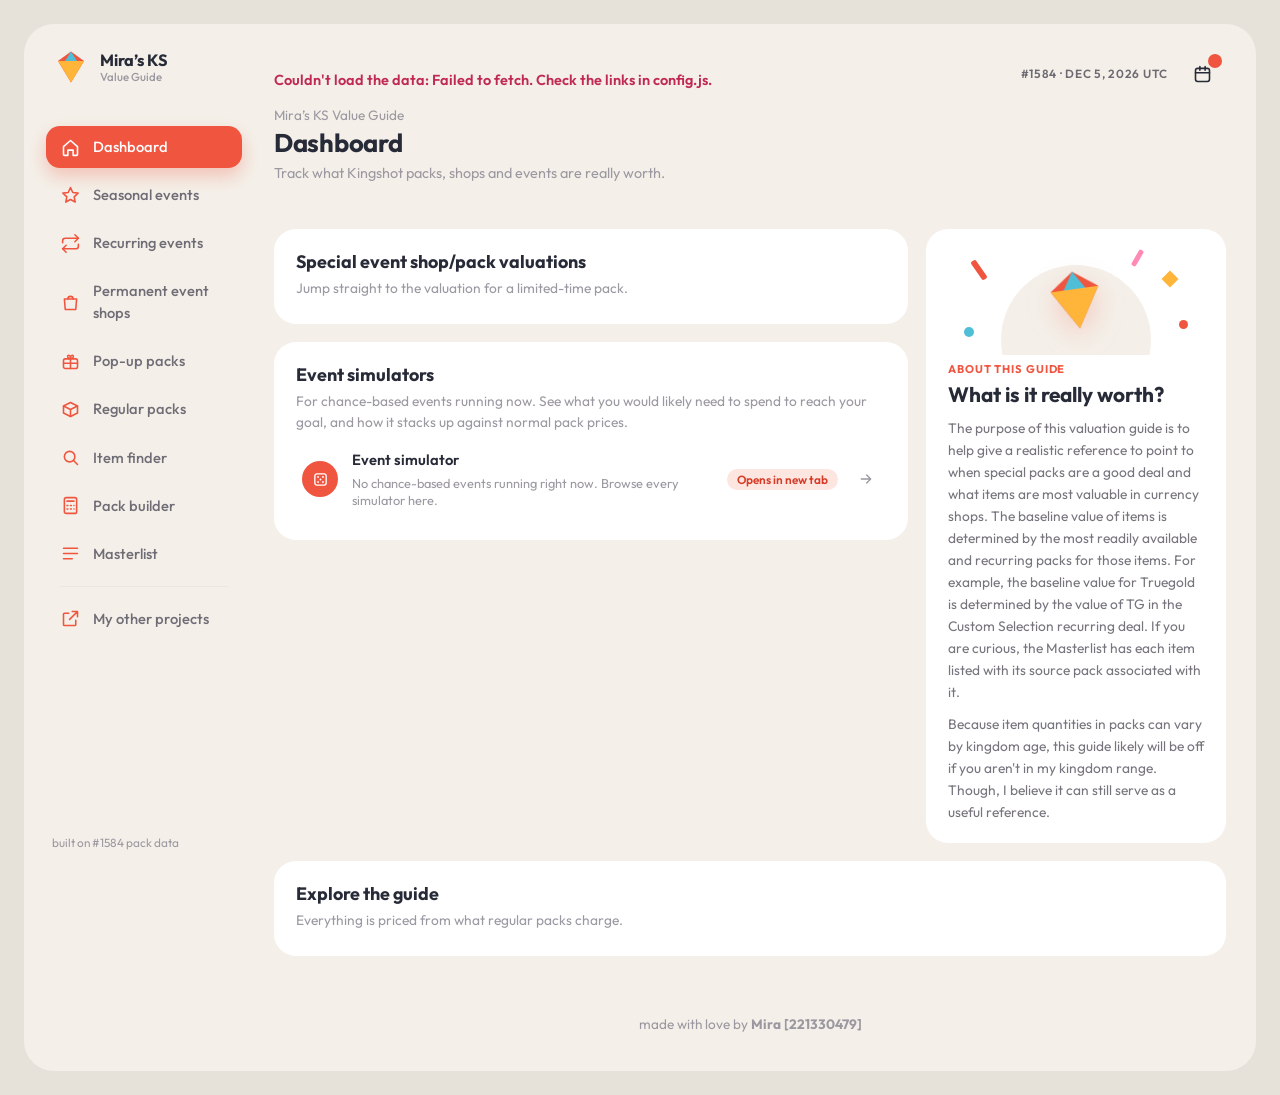
<file: index.html>
<!doctype html><html lang="en"><head><meta charset="utf-8"><meta name="viewport" content="width=device-width,initial-scale=1">
<title>Dashboard - Mira’s KS Value Guide</title><link rel="stylesheet" href="style.css"><link rel="stylesheet" href="theme.css"></head>
<body class="dash"><main>
<div class="dash-top"><div class="dash-main">
<div class="card"><div class="card-head"><div><h2>Special event shop/pack valuations</h2><p>Jump straight to the valuation for a limited-time pack.</p></div></div><div class="link-list wide" id="featured"></div></div>
<div class="card"><div class="card-head"><div><h2>Event simulators</h2><p>For chance-based events running now. See what you would likely need to spend to reach your goal, and how it stacks up against normal pack prices.</p></div></div><div class="link-list wide" id="sims"></div></div>
</div><aside class="about-card card"><div class="about-art" aria-hidden="true"><i class="cf c1"></i><i class="cf c2"></i><i class="cf c3"></i><i class="cf c4"></i><i class="cf c5"></i><svg viewBox="0 0 32 32"><path d="M16 3l11 8-11 18L5 11z" fill="#f0553f"/><path d="M5 11h22L16 29z" fill="#ffb43a"/><path d="M16 3l5 8H11z" fill="#4fbfd8"/></svg></div><p class="about-kicker">About this guide</p><h2>What is it really worth?</h2><p>The purpose of this valuation guide is to help give a realistic reference to point to when special packs are a good deal and what items are most valuable in currency shops. The baseline value of items is determined by the most readily available and recurring packs for those items. For example, the baseline value for Truegold is determined by the value of TG in the Custom Selection recurring deal. If you are curious, the Masterlist has each item listed with its source pack associated with it.</p><p>Because item quantities in packs can vary by kingdom age, this guide likely will be off if you aren't in my kingdom range. Though, I believe it can still serve as a useful reference.</p></aside></div>
<div class="card"><div class="card-head"><div><h2>Explore the guide</h2><p>Everything is priced from what regular packs charge.</p></div></div><div class="link-list two" id="explore"></div></div>
</main>
<script src="config.js"></script>
<script src="app.js"></script>
<script>
header("index.html");
const eventsP = get("events").catch(() => ({ events: [] }));
// Event simulators: one tile per row in the events tab with a link in its "simulator" column
const SIM_HOME = "https://mirakingshot.github.io/eventsim/";
const SIM_DESC = "See the spending most likely needed to reach your goal, and whether it is worth it using this guide's item values.";
eventsP.then(({ events }) => {
  const sims = events.filter(e => e.simulator).map((e, i) => ({ ...e, i, st: eventStatus(e) }))
    .filter(e => e.st.state !== "past")
    .sort((a, b) => stateRank[a.st.state] - stateRank[b.st.state] || a.i - b.i);
  document.getElementById("sims").innerHTML = sims.length
    ? sims.map(e => bigLink(e.simulator, "dice", e.event + " simulator", e["simulator description"] || SIM_DESC, e.st.label, "", e.st.state === "upcoming" ? "" : "green")).join("")
    : bigLink(SIM_HOME, "dice", "Event simulator", "No chance-based events running right now. Browse every simulator here.", "Opens in new tab", "", "");
});
Promise.all([unitValues(), get("shops"), get("popups"), get("featured").catch(() => ({ featured: [] })), eventsP])
.then(([m, { shops }, { popups }, { featured }, { events: meta }]) => {
  const packs = scorePacks(m, popups).filter(p => !p.event && !p.recurring);
  stats([
    ["Items valued", Object.keys(m).length, "list", ""],
    ["Event shops", shops.filter(s => !s.event).length, "bag", "pink"],
    ["Pop-up packs", packs.length, "gift", "peach"],
    ["Best pop-up ratio", packs.length ? Math.max(...packs.map(r => r.ratio)).toFixed(2) + "x" : "none yet", "bars", ""]
  ]);
  const feats = featured.map((f, i) => {
    let ev = (f.event || "").trim();
    if (!ev) { try { ev = new URL(f.url || "", location.href).searchParams.get("e") || ""; } catch (e) {} }
    const md = ev && meta.find(x => x.event.trim().toLowerCase() === ev.toLowerCase());
    return { ...f, i, st: md ? eventStatus(md) : null };
  }).sort((a, b) => stateRank[a.st ? a.st.state : "active"] - stateRank[b.st ? b.st.state : "active"] || a.i - b.i);
  document.getElementById("featured").innerHTML = feats.length
    ? feats.map(f => {
        const s = f.st ? f.st.state : "active";
        return bigLink(f.url || "popups.html", "gift", f.title, f.description, f.st ? f.st.label : f.badge, s === "past" ? "past" : "", s === "past" ? "grey" : s === "upcoming" ? "" : f.st ? "green" : "amber");
      }).join("")
    : `<p class="dim">No featured packs yet. Add a row to the featured tab of your sheet.</p>`;
  document.getElementById("explore").innerHTML = [
    ["event.html", "star", "Seasonal events", "Holiday events with their currency shop and packs."],
    ["recurring.html", "repeat", "Recurring events", "Rotating events like Fantasy Theater, with their shops and packs."],
    ["shops.html", "bag", "Permanent event shops", "What each shop token is worth."],
    ["popups.html", "gift", "Pop-up packs", "Every special pack versus regular prices."],
    ["packs.html", "box", "Regular packs", "Every regular pack, and which ones set item values."],
    ["finder.html", "search", "Item finder", "The best pack and shop for any item right now."],
    ["build.html", "calc", "Pack builder", "Check any pack by typing in its items and price."],
    ["masterlist.html", "list", "Masterlist", "The dollar value of every upgrade item."]
  ].map(l => bigLink(...l)).join("");
});
</script></body></html>
</file>
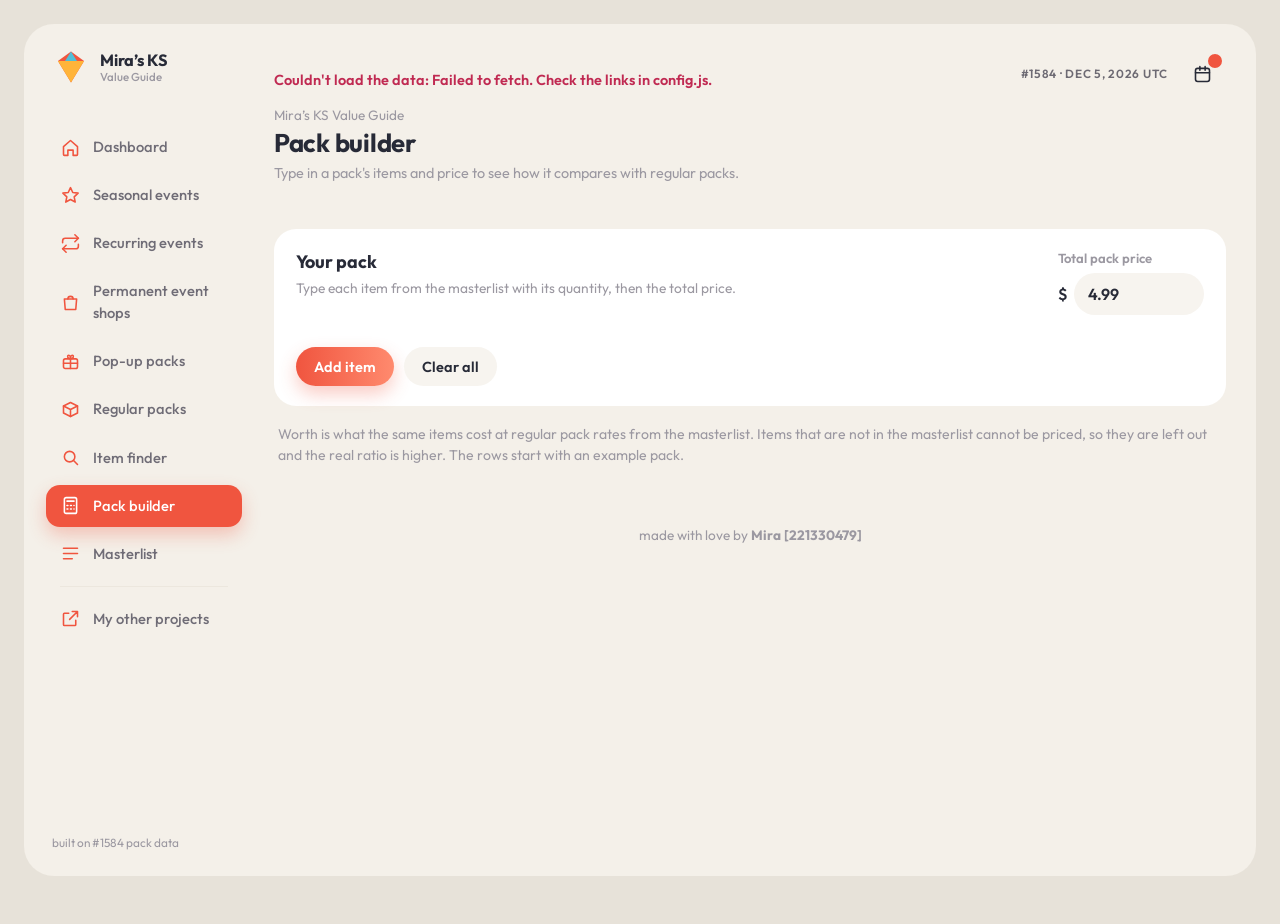
<file: build.html>
<!doctype html><html lang="en"><head><meta charset="utf-8"><meta name="viewport" content="width=device-width,initial-scale=1">
<title>Pack builder - Mira’s KS Value Guide</title><link rel="stylesheet" href="style.css"><link rel="stylesheet" href="theme.css"></head>
<body><main>
<div class="card" id="builder">
  <div class="card-head"><div><h2>Your pack</h2><p>Type each item from the masterlist with its quantity, then the total price.</p></div>
    <label class="price-field" for="price"><span>Total pack price</span><span class="money"><span aria-hidden="true">$</span><input id="price" type="number" min="0" step="0.01" inputmode="decimal" value="4.99"></span></label></div>
  <datalist id="items"></datalist>
  <div id="rows" class="brows"></div>
  <div class="b-actions"><button type="button" class="btn" id="add">Add item</button><button type="button" class="btn ghost" id="clear">Clear all</button></div>
</div>
<div id="result"></div>
<p class="note">Worth is what the same items cost at regular pack rates from the masterlist. Items that are not in the masterlist cannot be priced, so they are left out and the real ratio is higher. The rows start with an example pack.</p>
</main>
<script src="config.js"></script>
<script src="app.js"></script>
<script>
header("build.html");
unitValues().then(m => {
  const lower = new Map(Object.keys(m).map(k => [k.toLowerCase(), k]));
  document.getElementById("items").innerHTML = Object.keys(m).sort().map(k => `<option value="${esc(k)}"></option>`).join("");
  const rowsEl = document.getElementById("rows"), priceEl = document.getElementById("price");

  function addRow(item = "", qty = "") {
    const d = document.createElement("div");
    d.className = "brow";
    d.innerHTML = `<input class="b-item" list="items" placeholder="Item name" aria-label="Item" autocomplete="off" value="${esc(item)}">` +
      `<input class="b-qty" type="number" min="0" step="any" inputmode="decimal" placeholder="Qty" aria-label="Quantity" value="${esc(qty)}">` +
      `<span class="b-worth"></span><button type="button" class="b-del" aria-label="Remove this item">×</button>`;
    rowsEl.appendChild(d);
    return d;
  }

  function calc() {
    const lines = []; const unknown = [];
    rowsEl.querySelectorAll(".brow").forEach(r => {
      const name = r.querySelector(".b-item").value.trim();
      const qty = num(r.querySelector(".b-qty").value);
      const key = lower.get(name.toLowerCase());
      const w = r.querySelector(".b-worth");
      if (!name || !(qty >= 0)) { w.innerHTML = ""; return; }
      const u = key ? m[key].unit : null;
      if (!key) unknown.push(name);
      lines.push({ item: key || name, qty, unit: u, worth: u == null ? null : u * qty });
      w.innerHTML = u == null ? '<span class="pill amber">not in masterlist</span>' : `<span class="strong">${fmt(u * qty, 2)}</span>`;
    });
    const worth = lines.reduce((a, l) => a + (l.worth || 0), 0);
    const price = num(priceEl.value);
    const res = document.getElementById("result");
    if (!lines.length || !(price > 0)) {
      stats([["Pack price", price > 0 ? fmt(price, 2) : "-", "gift", ""], ["Worth at baseline", fmt(worth, 2), "gem", "pink"], ["Ratio", "-", "bars", "peach"], ["Verdict", "-", "star", ""]]);
      res.innerHTML = `<div class="card"><p class="dim">Enter a total price and at least one item with a quantity to see how the pack compares.</p></div>`;
      return;
    }
    const r = { lines, worth, price, ratio: worth / price, limit: "", missing: unknown };
    const [vt, vc] = verdict(r);
    stats([["Pack price", fmt(price, 2), "gift", ""], ["Worth at baseline", fmt(worth, 2), "gem", "pink"], ["Ratio", r.ratio.toFixed(2) + "x", "bars", "peach"], ["Verdict", vt, "star", ""]]);
    const pct = Math.round(Math.abs(r.ratio - 1) * 100);
    const line = r.ratio >= 1
      ? `You get about <strong>${pct}% more</strong> than regular packs would give you for this price.`
      : `You get about <strong>${pct}% less</strong> than regular packs would give you for this price.`;
    res.innerHTML = `<div class="card"><div class="card-head"><div><h2>How it compares <span class="pill ${vc}">${vt}</span></h2><p>${line} A fair price for these items is ${fmt(worth, 2)}.</p></div></div>${packDetail(r)}</div>`;
  }

  addRow("Gems", "10000"); addRow("Truegold", "60"); addRow();
  calc();
  document.getElementById("builder").addEventListener("input", calc);
  document.getElementById("add").addEventListener("click", () => { addRow().querySelector(".b-item").focus(); });
  document.getElementById("clear").addEventListener("click", () => { rowsEl.innerHTML = ""; addRow(); priceEl.value = ""; calc(); rowsEl.querySelector(".b-item").focus(); });
  rowsEl.addEventListener("click", e => {
    const b = e.target.closest(".b-del"); if (!b) return;
    b.parentElement.remove(); if (!rowsEl.children.length) addRow(); calc();
  });
});
</script></body></html>
</file>
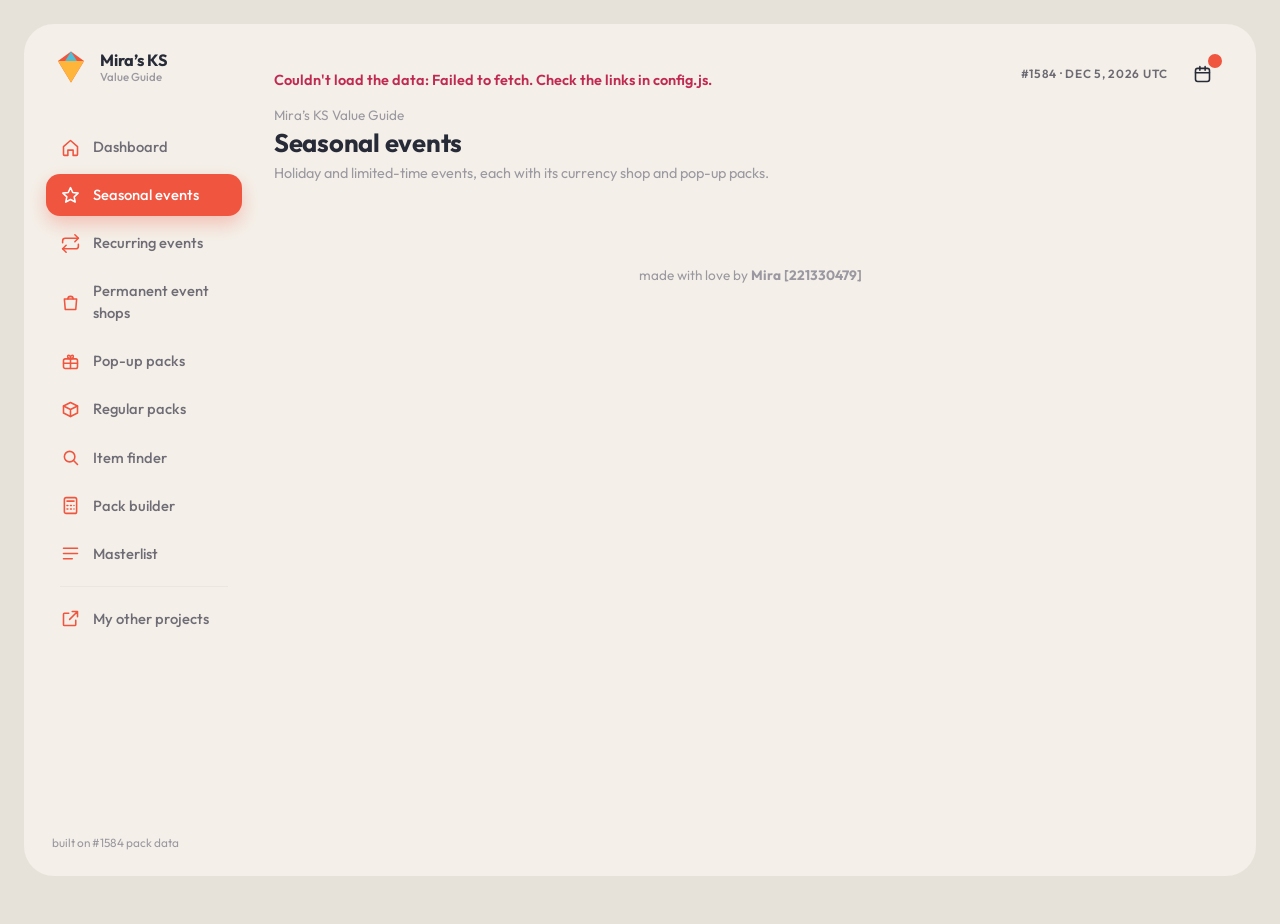
<file: event.html>
<!doctype html><html lang="en"><head><meta charset="utf-8"><meta name="viewport" content="width=device-width,initial-scale=1">
<title>Seasonal events -Mira’s KS Value Guide</title><link rel="stylesheet" href="style.css"><link rel="stylesheet" href="theme.css"></head>
<body><main><div id="body"></div></main>
<script src="config.js"></script>
<script src="app.js"></script>
<script>
header("event.html");
Promise.all([unitValues(), get("shops"), get("popups"), get("events").catch(() => ({ events: [] }))]).then(([m, { shops }, { popups }, { events: meta }]) => {
  const packs = scorePacks(m, popups);
  const events = new Map();
  const slot = n => {
    const k = n.trim().toLowerCase();
    if (!events.has(k)) events.set(k, { name: n.trim(), shops: [], packs: [] });
    return events.get(k);
  };
  shops.filter(s => s.event).forEach(s => slot(s.event).shops.push(s));
  packs.filter(p => p.event).forEach(p => slot(p.event).packs.push(p));
  const want = new URLSearchParams(location.search).get("e");
  const body = document.getElementById("body");
  const plural = (n, w) => n + " " + w + (n === 1 ? "" : "s");

  if (!want) {
    const list = [...events.values()].map((e, i) => {
      const md = meta.find(x => x.event.trim().toLowerCase() === e.name.toLowerCase());
      return { ...e, i, st: eventStatus(md) };
    }).sort((a, b) => stateRank[a.st.state] - stateRank[b.st.state]
      || (a.st.state === "past" ? b.st.end - a.st.end : a.st.state === "active" && a.st.end && b.st.end ? a.st.end - b.st.end : a.i - b.i));
    const nowCount = list.filter(e => e.st.state !== "past").length;
    stats([
      ["Active or upcoming", nowCount, "star", ""],
      ["Past events", list.length - nowCount, "list", ""],
      ["Currency shops in events", list.reduce((a, e) => a + e.shops.length, 0), "bag", "pink"],
      ["Pop-up packs in events", list.reduce((a, e) => a + e.packs.length, 0), "gift", "peach"]
    ]);
    body.innerHTML = `<div class="card"><div class="card-head"><div><h2>Choose an event</h2><p>Holiday and limited-time events, each with its currency shop and pop-up packs on one page.</p></div></div>` +
      (list.length
        ? `<div class="big-links">${list.map(e => bigLink("event.html?e=" + encodeURIComponent(e.name), "star", e.name, plural(e.shops.length, "currency shop") + ", " + plural(e.packs.length, "pop-up pack"), e.st.state === "active" && !e.st.end ? "" : e.st.label, e.st.state === "past" ? "past" : "", e.st.state === "past" ? "grey" : e.st.state === "upcoming" ? "" : "green")).join("")}</div>`
        : `<p class="dim">No events yet. Type a holiday event name, such as Halloween, in the event column of its pop-up packs and currency shop rows in your sheet and it will show up here.</p>`) + `</div>`;
    return;
  }

  const ev = events.get(want.trim().toLowerCase());
  const md = ev && meta.find(x => x.event.trim().toLowerCase() === ev.name.toLowerCase());
  const st = eventStatus(md);
  if (!ev) {
    stats([]);
    body.innerHTML = `<div class="card"><p>That event was not found. <a href="event.html">See all seasonal events</a>.</p></div>`;
    return;
  }
  document.title = ev.name + " - Mira’s KS Value Guide";
  document.querySelector("h1").textContent = ev.name;
  document.querySelector(".eyebrow").innerHTML = `<a href="event.html">Seasonal events</a> / ${esc(ev.name)}`;
  document.querySelector(".sub").innerHTML = `Currency shop and pop-up packs for this event, valued at regular pack prices. <span class="pill ${st.state === "past" ? "grey" : st.state === "upcoming" ? "amber" : "green"}">${st.label}</span>`;
  body.innerHTML = `<div id="packs"></div><h2 class="section-label">Currency shop</h2><div id="shops"></div>
    <p class="note">Pack worth is what the same contents cost at regular pack rates. Currency value is the best $ per token in each shop.</p>`;
  if (ev.packs.length)
    render(document.getElementById("packs"), famCols, packFamilies(ev.packs), false, ["Packs", "Click a pack to see what is inside. Packs you pick one of are grouped, so click to compare the options."], ["ratio", -1], famDetail);
  else document.getElementById("packs").innerHTML = `<div class="card"><h2>Packs</h2><p class="dim">No packs for this event yet.</p></div>`;
  const shopsEl = document.getElementById("shops");
  const views = ev.shops.map(s => {
    const sec = document.createElement("details");
    sec.className = "card"; sec.open = true;
    sec.innerHTML = `<summary class="shop-summary"><h2>${esc(s.name)}</h2></summary><div class="shop-table"></div>`;
    shopsEl.appendChild(sec);
    return renderShop(sec.querySelector(".shop-table"), m, s);
  });
  if (!views.length) shopsEl.innerHTML = `<div class="card"><p class="dim">No currency shop for this event yet.</p></div>`;
  stats([
    ["Packs", ev.packs.length, "gift", ""],
    ["Best pack ratio", ev.packs.length ? Math.max(...ev.packs.map(p => p.ratio)).toFixed(2) + "x" : "none yet", "bars", "pink"],
    ["Currency shops", views.length, "bag", "peach"],
    ["Best currency value", views.length ? fmt(Math.max(...views.map(v => v.best)), 6) : "none yet", "gem", ""]
  ]);
});
</script></body></html>
</file>
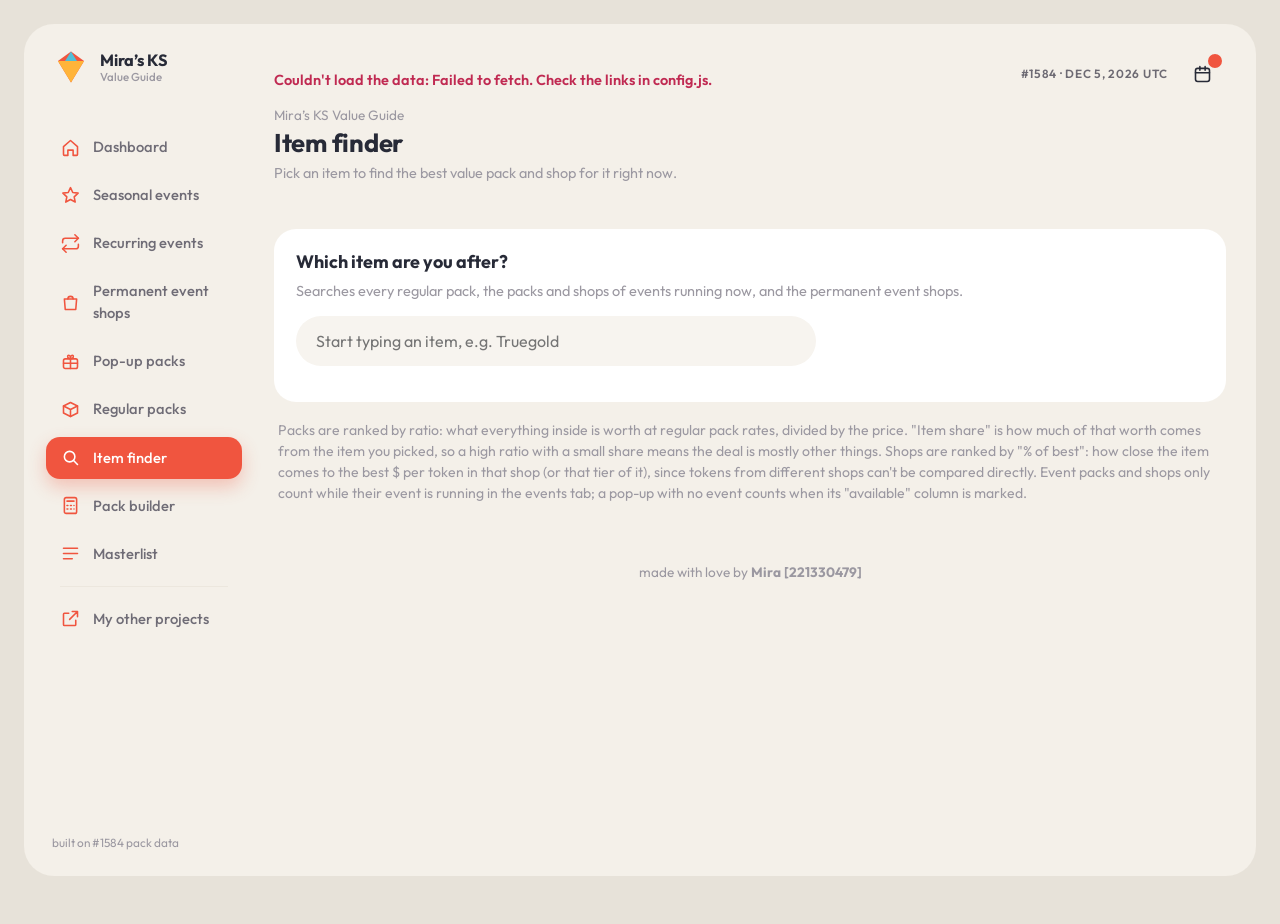
<file: finder.html>
<!doctype html><html lang="en"><head><meta charset="utf-8"><meta name="viewport" content="width=device-width,initial-scale=1">
<title>Item finder - Mira’s KS Value Guide</title><link rel="stylesheet" href="style.css"><link rel="stylesheet" href="theme.css"></head>
<body><main>
<div class="card finder-search"><label for="q"><h2>Which item are you after?</h2></label>
<p>Searches every regular pack, the packs and shops of events running now, and the permanent event shops.</p>
<input type="search" id="q" list="items" placeholder="Start typing an item, e.g. Truegold" autocomplete="off"><datalist id="items"></datalist>
<div class="quick" id="quick"></div></div>
<div id="result"></div>
<p class="note">Packs are ranked by ratio: what everything inside is worth at regular pack rates, divided by the price. "Item share" is how much of that worth comes from the item you picked, so a high ratio with a small share means the deal is mostly other things. Shops are ranked by "% of best": how close the item comes to the best $ per token in that shop (or that tier of it), since tokens from different shops can't be compared directly. Event packs and shops only count while their event is running in the events tab; a pop-up with no event counts when its "available" column is marked.</p></main>
<script src="config.js"></script>
<script src="app.js"></script>
<script>
header("finder.html");
Promise.all([unitValues(), get("packs").catch(() => ({ packs: [] })), get("popups"), get("shops"), get("events").catch(() => ({ events: [] }))])
.then(([m, { packs }, { popups }, { shops }, { events: meta }]) => {
  const k = s => String(s || "").trim().toLowerCase();
  const evMeta = name => meta.find(x => k(x.event) === k(name));
  const running = name => { const md = evMeta(name); return !!md && eventStatus(md).state === "active"; };
  const evPage = p => p.recurring ? "recurring.html?e=" + encodeURIComponent(p.recurring) : "event.html?e=" + encodeURIComponent(p.event);

  // What is on sale right now
  const regular = scorePacks(m, packs).map(p => ({ ...p, where: "Regular pack", href: "packs.html?pack=" + encodeURIComponent(p.name) }));
  const livePopups = scorePacks(m, popups.filter(p => p.event || p.recurring ? running(p.event || p.recurring) : p.available))
    .map(p => ({ ...p, where: p.event || p.recurring || "Pop-up", href: p.event || p.recurring ? evPage(p) : "popups.html" }));
  const allPacks = [...regular, ...livePopups];
  const liveShops = shops.filter(s => s.event || s.recurring ? running(s.event || s.recurring) : true)
    .map(s => ({ ...s, where: s.event || s.recurring || "Permanent shop", href: s.event || s.recurring ? evPage(s) : "shops.html#" + slug(s.name) }));

  // Every item name the guide knows, for the search suggestions
  const names = new Map(), seen = {};
  // Rows with a fixed value and no base mark (like "Other") are filler, not items to search for
  const inStock = [...packs.flatMap(p => p.contents.filter(c => c.base || !isFinite(c.value)).map(c => c.item)), ...popups.flatMap(p => p.contents.map(c => c.item)), ...shops.flatMap(s => s.items.map(x => x.item))];
  inStock.forEach(n => (seen[k(n)] = (seen[k(n)] || 0) + 1));
  [...Object.keys(m), ...inStock].forEach(n => { if (n && !names.has(k(n))) names.set(k(n), n.trim()); });
  const sorted = [...names.values()].sort((a, b) => a.localeCompare(b));
  document.getElementById("items").innerHTML = sorted.map(n => `<option value="${esc(n)}"></option>`).join("");
  // Quick picks: the priced items with a picture that turn up in the most packs and shops
  document.getElementById("quick").innerHTML = `<span class="chip-label">Quick picks</span>` +
    sorted.filter(n => itemImg(n, true) && m[n]).sort((a, b) => (seen[k(b)] || 0) - (seen[k(a)] || 0)).slice(0, 10)
      .map(n => `<button type="button" class="chip" data-item="${esc(n)}">${itemName(n)}</button>`).join("");

  stats([
    ["Packs on sale", allPacks.length, "box", ""],
    ["Shops open", liveShops.length, "bag", "pink"],
    ["Items to search", names.size, "search", "peach"]
  ]);

  const input = document.getElementById("q"), out = document.getElementById("result");
  const pctCell = p => p == null ? `<span class="pill amber">unpriced</span>` : `${Math.round(p * 100)}%<span class="meter" style="width:${Math.round(Math.min(p, 1) * 60)}px"></span>`;

  function show(item) {
    const v = m[item];
    history.replaceState(null, "", "?item=" + encodeURIComponent(item));
    document.title = item + " - Item finder - Mira’s KS Value Guide";
    const img = itemImg(item);

    // Packs that contain the item, best ratio first
    const packRows = allPacks.map(p => {
      const l = p.lines.find(l => k(l.item) === k(item));
      return l && { ...p, qty: l.qty, share: l.worth != null && p.worth ? l.worth / p.worth : null };
    }).filter(Boolean);
    const topRatio = Math.max(0, ...packRows.map(r => r.ratio || 0));
    packRows.forEach(r => (r.rowCls = r.ratio && r.ratio === topRatio ? "top" : ""));

    // Shops that sell it, ranked within the shop's own tier like the shop pages
    const shopRows = liveShops.flatMap(s => shopTiers(s).flatMap(g => {
      const view = shopView(m, { ...s, items: g.items });
      const ranked = view.rows.filter(r => r.rank).length;
      return view.rows.filter(r => k(r.item) === k(item)).map(r => ({ ...r, shop: s.name, where: s.where, href: s.href, of: ranked }));
    }));
    const topPct = Math.max(0, ...shopRows.map(r => r.pct || 0));
    shopRows.forEach(r => (r.rowCls = r.pct && r.pct === topPct ? "top" : ""));

    out.innerHTML = `<div class="card item-head">${img ? `<img src="${img}" alt="" width="64" height="64">` : ""}<div>
        <h2>${esc(item)}</h2>
        <p>${v ? `Worth <strong>${fmt(v.unit)}</strong> each, set by ${v.pack ? `<a href="packs.html?pack=${encodeURIComponent(v.pack)}">${esc(v.source)}</a>` : esc(v.source)}.` : "No pack price yet, so packs and shops can't be valued on this item."}</p></div></div>
      <div id="r-packs"></div><div id="r-shops"></div>`;

    if (packRows.length)
      render(document.getElementById("r-packs"), [
        { key: "name", label: "Pack", text: r => `<span class="stack"><span>${esc(r.name)}</span><a class="pill ${r.where === "Regular pack" ? "grey" : "green"}" href="${r.href}">${esc(r.where)}</a></span>` },
        { key: "qty", label: "Qty", text: r => r.qty.toLocaleString() },
        { key: "price", label: "Price", text: r => fmt(r.price, 2) },
        { key: "share", label: "Item share", text: r => r.share == null ? '<span class="dim">-</span>' : Math.round(r.share * 100) + "%" },
        { key: "ratio", label: "Ratio", hero: true, text: r => { const [t, c] = verdict(r); return `<span class="strong">${r.ratio.toFixed(2)}x</span> <span class="pill ${c}">${t}</span>`; } }
      ], packRows, false, ["Best packs for " + item, `${packRows.length} pack${packRows.length === 1 ? "" : "s"} on sale with it. Click a pack to see what is inside.`], ["ratio", -1], packDetail);
    else document.getElementById("r-packs").innerHTML = `<div class="card"><h2>Packs</h2><p class="dim">No regular pack or pack on sale right now has ${esc(item)}.</p></div>`;

    if (shopRows.length)
      render(document.getElementById("r-shops"), [
        { key: "shop", label: "Shop", text: r => `<span class="stack"><a href="${r.href}">${esc(r.shop)}</a><span class="dim">${esc(r.where)}${r.tier ? " · " + esc(r.tier) : ""}</span>${r.pick || r.f2p ? `<span class="mpicks">${pickTags(r)}</span>` : ""}</span>` },
        { key: "tokens", label: "Tokens", text: r => r.tokens.toLocaleString() + (r.qty !== 1 ? ` <span class="dim">for ${r.qty.toLocaleString()}</span>` : "") },
        { key: "perToken", label: "$ per token", text: r => `<span class="strong">${fmt(r.perToken, 6)}</span>` },
        { key: "rank", label: "Rank in shop", text: r => r.rank ? `#${r.rank} of ${r.of}` : '<span class="dim">-</span>' },
        { key: "pct", label: "% of best", hero: true, text: r => pctCell(r.pct) }
      ], shopRows, false, ["Best shops for " + item, shopRows.length === 1 ? "1 open shop sells it." : `${shopRows.length} open shops sell it.`], ["pct", -1]);
    else document.getElementById("r-shops").innerHTML = `<div class="card"><h2>Shops</h2><p class="dim">No open shop sells ${esc(item)} right now.</p></div>`;
  }

  const pick = () => { const n = names.get(k(input.value)); if (n) show(n); };
  input.addEventListener("input", pick);
  input.addEventListener("change", pick);
  document.getElementById("quick").addEventListener("click", e => {
    const b = e.target.closest("button[data-item]");
    if (b) { input.value = b.dataset.item; show(b.dataset.item); }
  });
  const start = names.get(k(new URLSearchParams(location.search).get("item")));
  if (start) { input.value = start; show(start); }
});
</script></body></html>
</file>
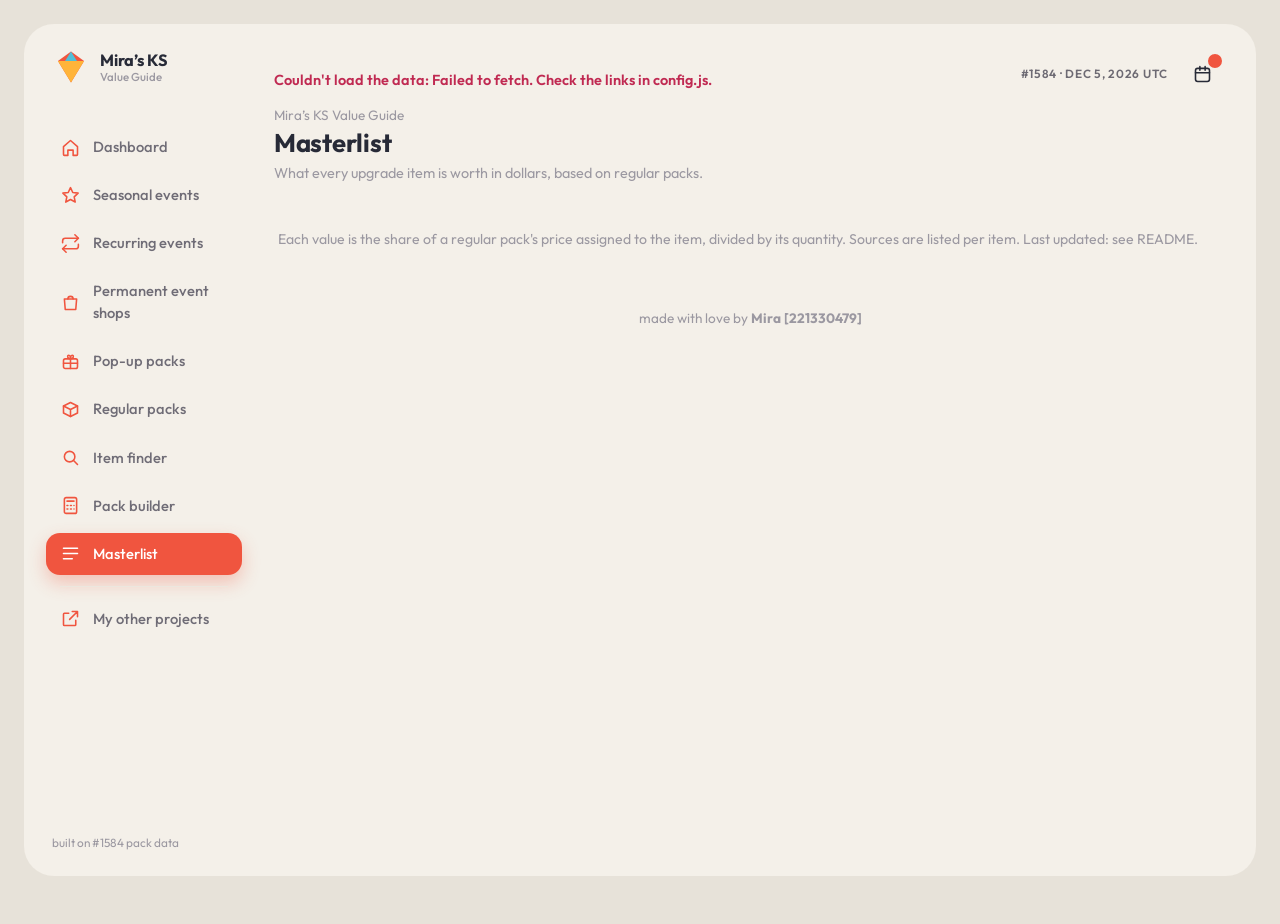
<file: masterlist.html>
<!doctype html><html lang="en"><head><meta charset="utf-8"><meta name="viewport" content="width=device-width,initial-scale=1">
<title>Masterlist - Mira’s KS Value Guide</title><link rel="stylesheet" href="style.css"><link rel="stylesheet" href="theme.css"></head>
<body><main><div id="t"></div>
<p class="note">Each value is the share of a regular pack's price assigned to the item, divided by its quantity. Sources are listed per item. Last updated: see README.</p></main>
<script src="config.js"></script>
<script src="app.js"></script>
<script>
header("masterlist.html");
unitValues().then(m => {
  const rows = Object.entries(m).map(([item, v]) => ({ item, unit: v.unit, source: v.source, pack: v.pack }));
  stats([
    ["Items valued", rows.length, "list", ""],
    ["Source packs", new Set(rows.map(r => r.source)).size, "gift", "pink"],
    ...(m.Gems ? [["Value of 1,000 gems", fmt(m.Gems.unit * 1000, 2), "gem", "peach"]] : [])
  ]);
  render(document.getElementById("t"), [
    { key: "item", label: "Item", text: r => itemName(r.item) },
    { key: "source", label: "Source", wide: true, text: r => r.pack
      ? `<a class="pill ${hue(r.source)}" href="packs.html?pack=${encodeURIComponent(r.pack)}" title="See this base pack">${esc(r.source)}</a>`
      : `<span class="pill ${hue(r.source)}">${esc(r.source)}</span>` },
    { key: "unit", label: "Baseline", hero: true, text: r => `<span class="strong">${fmt(r.unit)}</span>` }
  ], rows, true, ["Item values", "Based on what regular packs charge for each item"]);
});
</script></body></html>
</file>
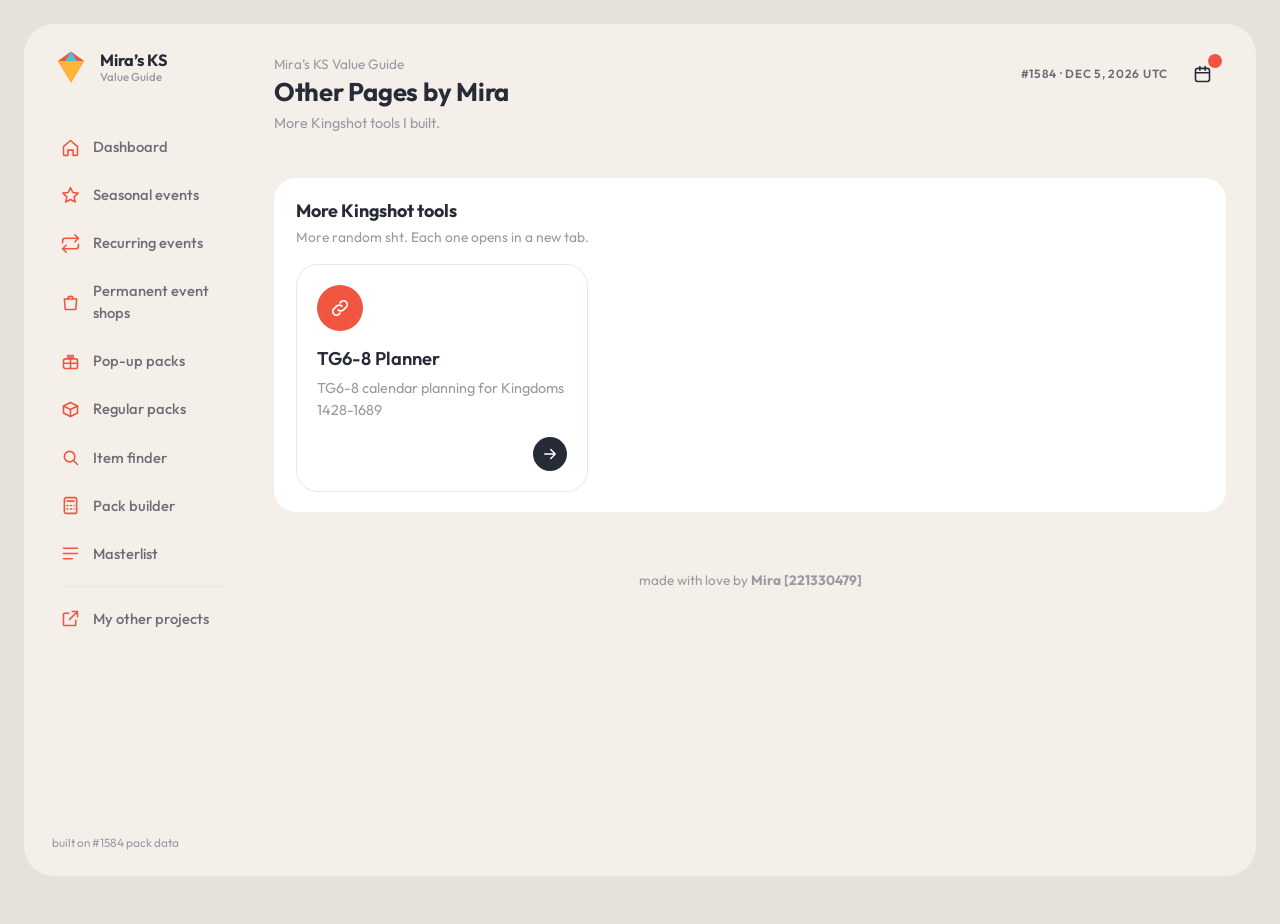
<file: others.html>
<!doctype html><html lang="en"><head><meta charset="utf-8"><meta name="viewport" content="width=device-width,initial-scale=1">
<title>Other Pages by Mira - Mira’s KS Value Guide</title><link rel="stylesheet" href="style.css"><link rel="stylesheet" href="theme.css"></head>
<body><main>
<div class="card"><div class="card-head"><div><h2>More Kingshot tools</h2><p>More random sht. Each one opens in a new tab.</p></div></div><div class="big-links" id="links"></div></div>
</main>
<script src="config.js"></script>
<script src="app.js"></script>
<script>
header("others.html");
// To add a page, add a line: [link, title, subtitle]
const pages = [
  ["https://mirakingshot.github.io/tgcalendar/", "TG6-8 Planner", "TG6-8 calendar planning for Kingdoms 1428-1689"]
];
document.getElementById("links").innerHTML = pages.map(([url, title, sub]) => bigLink(url, "link", title, sub)).join("");
</script></body></html>
</file>
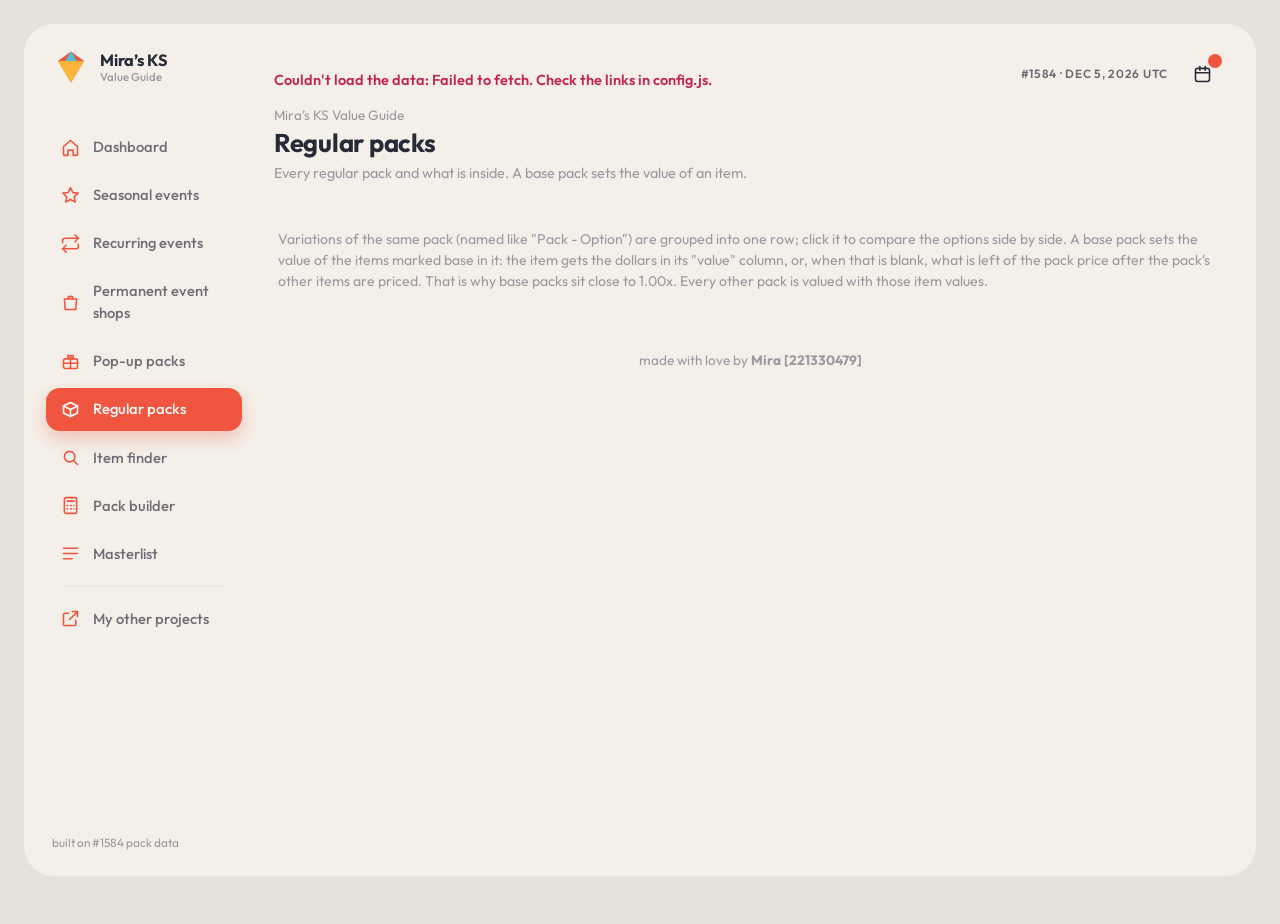
<file: packs.html>
<!doctype html><html lang="en"><head><meta charset="utf-8"><meta name="viewport" content="width=device-width,initial-scale=1">
<title>Regular packs - Mira’s KS Value Guide</title><link rel="stylesheet" href="style.css"><link rel="stylesheet" href="theme.css"></head>
<body><main><div id="packs"></div>
<p class="note">Variations of the same pack (named like "Pack - Option") are grouped into one row; click it to compare the options side by side. A base pack sets the value of the items marked base in it: the item gets the dollars in its "value" column, or, when that is blank, what is left of the pack price after the pack's other items are priced. That is why base packs sit close to 1.00x. Every other pack is valued with those item values.</p></main>
<script src="config.js"></script>
<script src="app.js"></script>
<script>
header("packs.html");
Promise.all([unitValues(), get("packs").catch(() => ({ packs: [] }))]).then(([m, { packs }]) => {
  const root = document.getElementById("packs");
  if (!packs.length) {
    stats([]);
    root.innerHTML = `<div class="card"><h2>No regular packs yet</h2><p class="dim">Add a <strong>packs</strong> tab to the sheet with the columns pack, price, category, item, qty, base and value (one row per item), publish it as CSV and paste the link next to <code>packs</code> in config.js.</p></div>`;
    return;
  }
  const scored = scorePacks(m, packs);
  const want = new URLSearchParams(location.search).get("pack");
  // Variations ("Pack - Option" names or the same group column) become one row each
  const rows = packFamilies(scored);

  const cols = [
    { key: "find", label: "Pack", sort: r => r.name.toLowerCase(), text: r => `<span class="stack"><span>${esc(r.name)}</span>${r.variants.length > 1 ? `<span class="dim">${r.variants.length} options</span>` : ""}</span>` },
    { key: "category", label: "Category", text: r => `<span class="pill ${hue(r.category)}">${esc(r.category)}</span>` },
    { key: "lo", label: "Price", text: r => range(r.lo, r.hi) },
    { key: "best", label: "Best ratio", text: r => `<span class="strong">${r.best.toFixed(2)}x</span>` },
    { key: "base", label: "Base for", wide: true, sort: r => r.base.length || null, text: r => r.base.length ? `<span class="pills">${r.base.map(i => `<span class="pill green">${esc(i)}</span>`).join("")}</span>` : '<span class="dim">-</span>' }
  ];

  // Category filter chips above one searchable table
  const cats = [...new Set(rows.map(r => r.category))];
  let cat = "";
  root.innerHTML = (cats.length > 1 ? `<div class="pillbar" role="group" aria-label="Filter by category"><span class="chip-label">Show</span>` +
    ["", ...cats].map(c => `<button type="button" class="chip" data-cat="${esc(c)}"${c === cat ? ' aria-current="true"' : ""}>${c ? esc(c) : "All"} <span class="dim">${c ? rows.filter(r => r.category === c).length : rows.length}</span></button>`).join("") + `</div>` : "") +
    `<div id="tbl"></div>`;
  const draw = () => {
    const box = document.createElement("div");
    document.getElementById("tbl").replaceChildren(box);
    const list = cat ? rows.filter(r => r.category === cat) : rows;
    render(box, cols, list, true, [cat || "All packs", `${list.length} pack${list.length === 1 ? "" : "s"}. Search by pack or item, and click a pack to see what is inside.`],
      ["find", 1], famDetail, want ? r => r.variants.some(v => v.name === want) : null);
    box.querySelector("input").placeholder = "Search packs or items";
  };
  root.querySelector(".pillbar")?.addEventListener("click", e => {
    const b = e.target.closest("button[data-cat]");
    if (!b) return;
    cat = b.dataset.cat;
    root.querySelectorAll(".pillbar .chip").forEach(c => c === b ? c.setAttribute("aria-current", "true") : c.removeAttribute("aria-current"));
    draw();
  });
  draw();
  // Opened from the Masterlist or Item finder: scroll to that pack
  if (want) root.querySelector('.chev[aria-expanded="true"]')?.closest("tr").scrollIntoView({ block: "center" });

  stats([
    ["Packs", scored.length, "box", ""],
    ["Pack families", rows.filter(r => r.variants.length > 1).length, "list", "pink"],
    ["Items valued by a base pack", Object.values(m).filter(v => v.pack).length, "gem", "peach"]
  ]);
});
</script></body></html>
</file>
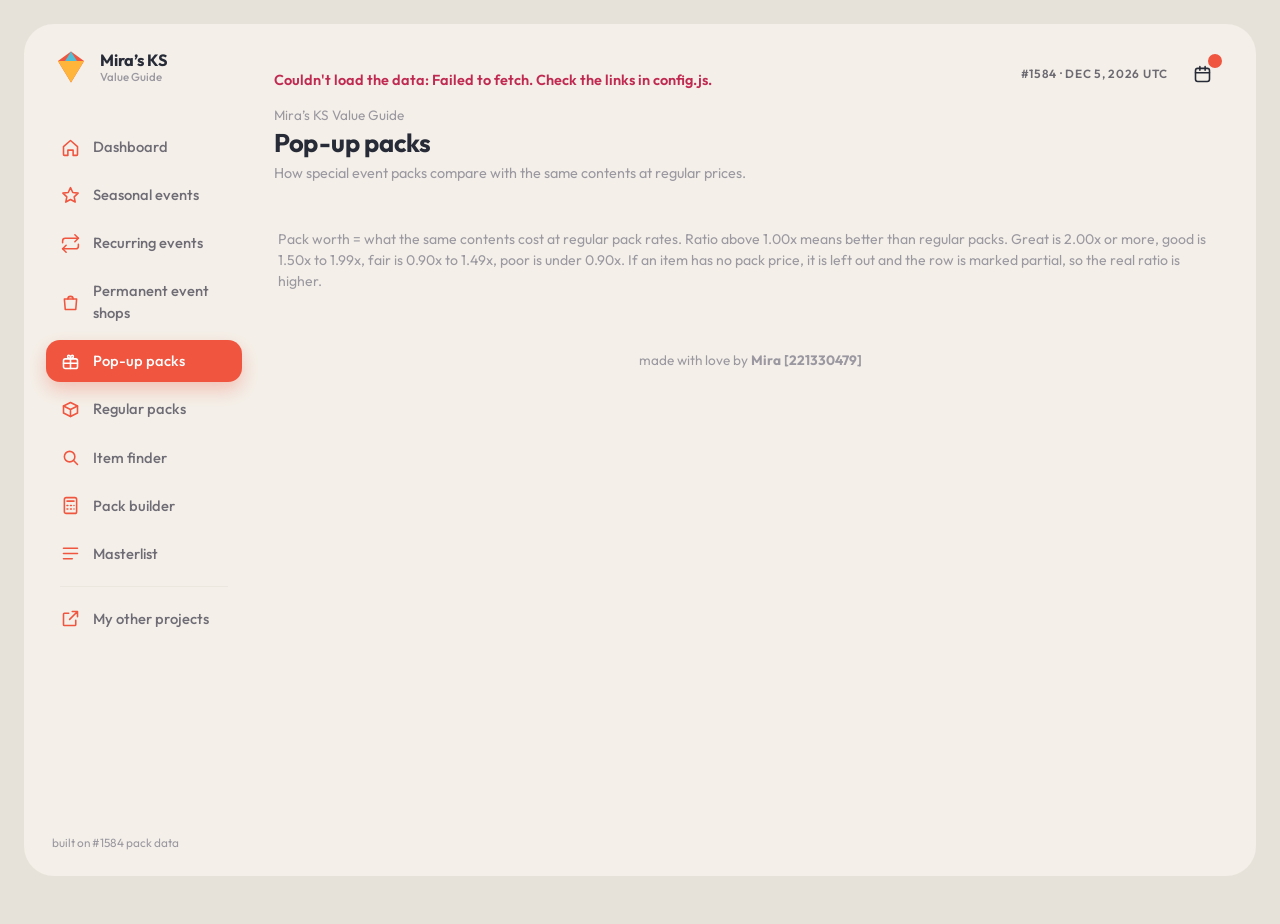
<file: popups.html>
<!doctype html><html lang="en"><head><meta charset="utf-8"><meta name="viewport" content="width=device-width,initial-scale=1">
<title>Pop-up packs - Mira’s KS Value Guide</title><link rel="stylesheet" href="style.css"><link rel="stylesheet" href="theme.css"></head>
<body><main><div id="t"></div>
<p class="note">Pack worth = what the same contents cost at regular pack rates. Ratio above 1.00x means better than regular packs. Great is 2.00x or more, good is 1.50x to 1.99x, fair is 0.90x to 1.49x, poor is under 0.90x. If an item has no pack price, it is left out and the row is marked partial, so the real ratio is higher.</p></main>
<script src="config.js"></script>
<script src="app.js"></script>
<script>
header("popups.html");
Promise.all([unitValues(), get("popups")]).then(([m, { popups: all }]) => {
  const popups = all.filter(p => !p.event && !p.recurring);
  const rows = scorePacks(m, popups);
  stats([
    ["Packs tracked", rows.length, "gift", ""],
    ["Best ratio", rows.length ? Math.max(...rows.map(r => r.ratio)).toFixed(2) + "x" : "none yet", "bars", "pink"],
    ["Great deals", rows.filter(r => r.ratio >= 2).length, "gem", "peach"]
  ]);
  if (!rows.length) {
    document.getElementById("t").innerHTML = `<div class="card"><h2>Pop-up packs</h2><p class="dim">No general pop-up packs yet. Packs that belong to an event are on their <a href="event.html">Seasonal events</a> or <a href="recurring.html">Recurring events</a> page.</p></div>`;
    return;
  }
  render(document.getElementById("t"), packCols, rows, false, ["Pop-up packs", "Compared with the same contents at regular pack prices. Click a pack to see what is inside."], undefined, packDetail);
});
</script></body></html>
</file>
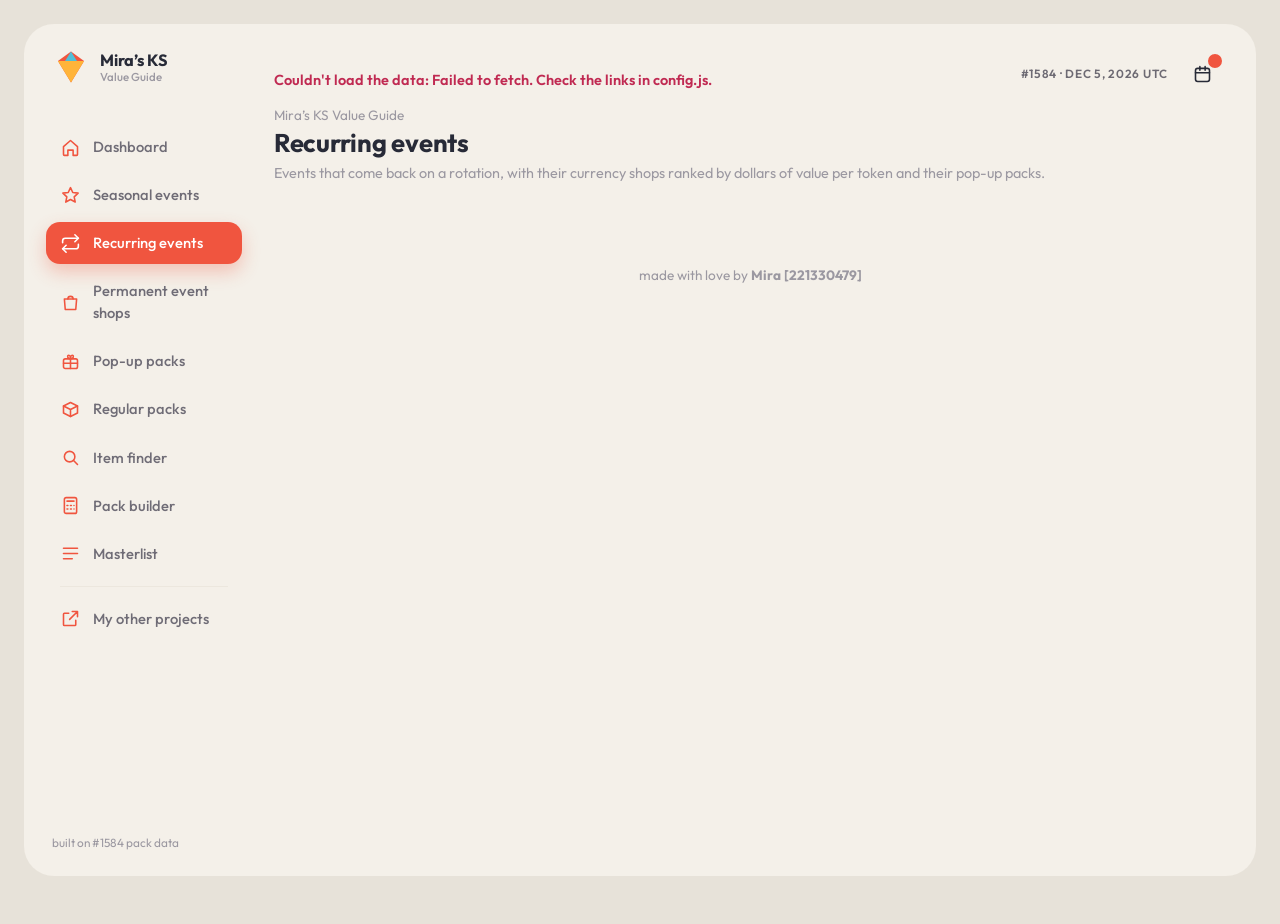
<file: recurring.html>
<!doctype html><html lang="en"><head><meta charset="utf-8"><meta name="viewport" content="width=device-width,initial-scale=1">
<title>Recurring events - Mira’s KS Value Guide</title><link rel="stylesheet" href="style.css"><link rel="stylesheet" href="theme.css"></head>
<body><main><div id="body"></div></main>
<script src="config.js"></script>
<script src="app.js"></script>
<script>
header("recurring.html");
Promise.all([unitValues(), get("shops"), get("popups"), get("events").catch(() => ({ events: [] }))]).then(([m, { shops }, { popups }, { events: meta }]) => {
  const events = new Map();
  const slot = n => {
    const k = n.trim().toLowerCase();
    if (!events.has(k)) events.set(k, { name: n.trim(), shops: [], packs: [] });
    return events.get(k);
  };
  shops.filter(s => s.recurring).forEach(s => slot(s.recurring).shops.push(s));
  scorePacks(m, popups).filter(p => p.recurring).forEach(p => slot(p.recurring).packs.push(p));
  const want = new URLSearchParams(location.search).get("e");
  const body = document.getElementById("body");
  const plural = (n, w) => n + " " + w + (n === 1 ? "" : "s");
  const findMeta = name => meta.find(x => x.event.trim().toLowerCase() === name.toLowerCase());
  const tierCount = e => e.shops.reduce((a, s) => a + shopTiers(s).filter(g => g.tier).length, 0);

  if (!want) {
    // Dates are optional: a recurring event with a row in the events tab shows its current run, otherwise no tag
    const list = [...events.values()].map((e, i) => ({ ...e, i, md: findMeta(e.name) }))
      .map(e => ({ ...e, st: eventStatus(e.md) }))
      // Order: running now (dated), upcoming, no dates in the events tab, ended
      .map(e => ({ ...e, rank: !e.md ? 2 : e.st.state === "active" ? 0 : e.st.state === "upcoming" ? 1 : 3 }))
      .sort((a, b) => a.rank - b.rank || (a.rank === 1 ? a.st.start - b.st.start : 0) || a.i - b.i);
    stats([
      ["Recurring events", list.length, "repeat", ""],
      ["Currency shops", list.reduce((a, e) => a + e.shops.length, 0), "bag", "pink"],
      ["Shop tiers", list.reduce((a, e) => a + tierCount(e), 0), "bars", "peach"],
      ["Pop-up packs", list.reduce((a, e) => a + e.packs.length, 0), "gift", ""]
    ]);
    body.innerHTML = `<div class="card"><div class="card-head"><div><h2>Choose an event</h2><p>Events that come back on a rotation, each with its currency shop and pop-up packs on one page.</p></div></div>` +
      (list.length
        ? `<div class="big-links">${list.map(e => {
            const t = tierCount(e);
            const desc = [
              e.shops.length ? plural(e.shops.length, "currency shop") + (t ? ", " + plural(t, "tier") : "") : "",
              e.packs.length ? plural(e.packs.length, "pop-up pack") : ""
            ].filter(Boolean).join(", ");
            const s = e.st.state;
            return bigLink("recurring.html?e=" + encodeURIComponent(e.name), "repeat", e.name, desc, e.md && !(s === "active" && !e.st.end) ? e.st.label : "", s === "past" ? "past" : "", s === "past" ? "grey" : s === "upcoming" ? "" : "green");
          }).join("")}</div>`
        : `<p class="dim">No recurring events yet. Type the event name, such as Fantasy Theater, in the recurring column of its rows in the shops or popups tab and it will show up here.</p>`) + `</div>`;
    return;
  }

  const ev = events.get(want.trim().toLowerCase());
  if (!ev) {
    stats([]);
    body.innerHTML = `<div class="card"><p>That event was not found. <a href="recurring.html">See all recurring events</a>.</p></div>`;
    return;
  }
  const md = findMeta(ev.name), st = eventStatus(md);
  document.title = ev.name + " - Mira’s KS Value Guide";
  document.querySelector("h1").textContent = ev.name;
  document.querySelector(".eyebrow").innerHTML = `<a href="recurring.html">Recurring events</a> / ${esc(ev.name)}`;
  document.querySelector(".sub").innerHTML = (ev.packs.length ? `Currency shop and pop-up packs for this event` : `Currency shop for this event`) + `, valued at regular pack prices.` +
    (md ? ` <span class="pill ${st.state === "past" ? "grey" : st.state === "upcoming" ? "amber" : "green"}">${st.label}</span>` : "");
  body.innerHTML = `<div id="packs"></div>${ev.packs.length && ev.shops.length ? `<h2 class="section-label">Currency shop</h2>` : ""}<div id="shops"></div>
    <p class="note">${ev.packs.length ? "Pack worth is what the same contents cost at regular pack rates. " : ""}With tiers kept separate, each tier is ranked on its own and "% of best" compares items to the best $ per token in that tier. Ranking all tiers together compares every item across every tier. Worth is the value of the whole purchase (Qty times the item's baseline). Items with no pack price are unpriced.</p>`;
  if (ev.packs.length)
    render(document.getElementById("packs"), famCols, packFamilies(ev.packs), false, ["Packs", "Click a pack to see what is inside. Packs you pick one of are grouped, so click to compare the options."], ["ratio", -1], famDetail);
  const shopsEl = document.getElementById("shops");
  const views = ev.shops.map(s => {
    const sec = document.createElement("details");
    sec.className = "card"; sec.open = true;
    sec.innerHTML = `<summary class="shop-summary"><h2>${esc(s.name)}</h2></summary><div class="shop-table"></div>`;
    shopsEl.appendChild(sec);
    return renderShop(sec.querySelector(".shop-table"), m, s);
  });
  stats([
    ...(ev.packs.length ? [
      ["Packs", ev.packs.length, "gift", ""],
      ["Best pack ratio", Math.max(...ev.packs.map(p => p.ratio)).toFixed(2) + "x", "bars", "pink"]
    ] : []),
    ["Currency shops", views.length, "bag", ev.packs.length ? "peach" : ""],
    ...(ev.packs.length ? [] : [["Tiers", views.reduce((a, v) => a + v.tiers, 0), "bars", "pink"]]),
    ["Best currency value", views.length ? fmt(Math.max(...views.map(v => v.best)), 6) : "none yet", "gem", ev.packs.length ? "" : "peach"]
  ]);
});
</script></body></html>
</file>
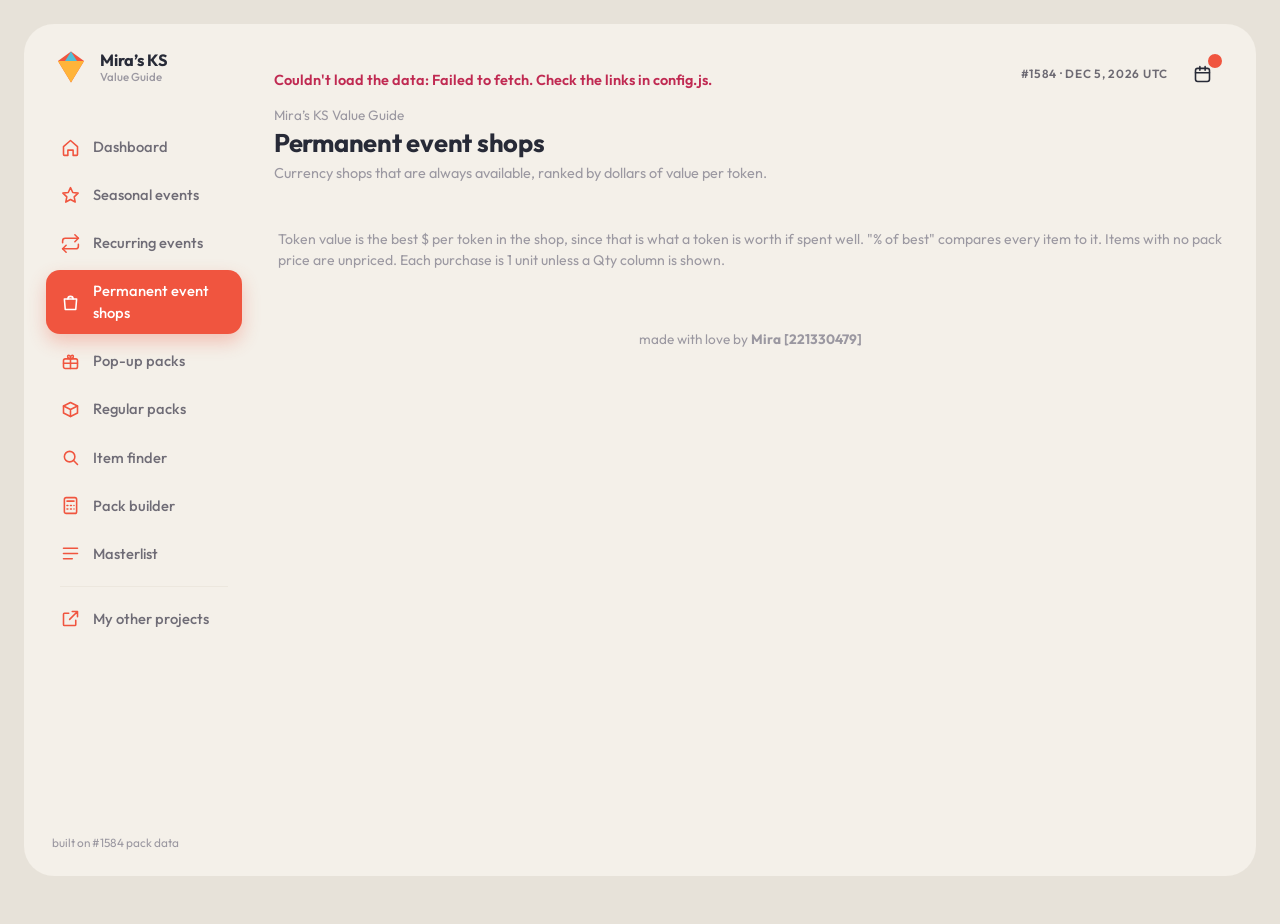
<file: shops.html>
<!doctype html><html lang="en"><head><meta charset="utf-8"><meta name="viewport" content="width=device-width,initial-scale=1">
<title>Permanent event shops - Mira’s KS Value Guide</title><link rel="stylesheet" href="style.css"><link rel="stylesheet" href="theme.css"></head>
<body><main><div id="shops"></div>
<p class="note">Token value is the best $ per token in the shop, since that is what a token is worth if spent well. "% of best" compares every item to it. Items with no pack price are unpriced. Each purchase is 1 unit unless a Qty column is shown.</p></main>
<script src="config.js"></script>
<script src="app.js"></script>
<script>
header("shops.html");
Promise.all([unitValues(), get("shops")]).then(([m, { shops: all }]) => {
  const shops = all.filter(s => !s.event && !s.recurring);
  const root = document.getElementById("shops");
  let bestAll = 0, unpriced = 0;
  const ids = [];
  shops.forEach((s, i) => {
    const slug = s.name.toLowerCase().replace(/[^a-z0-9]+/g, "-").replace(/^-|-$/g, "");
    const id = slug && !ids.includes(slug) ? slug : "shop-" + i;
    ids.push(id);
    const sec = document.createElement("details");
    sec.className = "card";
    sec.id = id;
    sec.innerHTML = `
      <summary class="shop-summary"><h2>${esc(s.name)}</h2></summary>
      <div class="shop-table"></div>
    `;
    root.appendChild(sec);

    const v = renderShop(sec.querySelector(".shop-table"), m, s);
    bestAll = Math.max(bestAll, v.best);
    unpriced += v.unpriced;
  });
  const bar = document.createElement("div");
  bar.className = "pillbar"; bar.setAttribute("role", "navigation"); bar.setAttribute("aria-label", "Jump to a shop");
  bar.innerHTML = `<span class="chip-label">Jump to</span>` + shops.map((s, i) => `<a class="chip" href="#${ids[i]}">${esc(s.name)}</a>`).join("");
  document.getElementById("stats").before(bar);
  const go = id => {
    const d = document.getElementById(id);
    if (!d) return;
    d.open = true;
    bar.querySelectorAll(".chip").forEach(c => c.getAttribute("href") === "#" + id ? c.setAttribute("aria-current", "true") : c.removeAttribute("aria-current"));
    d.scrollIntoView({ behavior: matchMedia("(prefers-reduced-motion: reduce)").matches ? "auto" : "smooth", block: "start" });
  };
  bar.addEventListener("click", e => {
    const a = e.target.closest(".chip");
    if (!a) return;
    e.preventDefault();
    const id = a.getAttribute("href").slice(1);
    history.replaceState(null, "", "#" + id);
    go(id);
  });
  if (location.hash) go(decodeURIComponent(location.hash.slice(1)));
  stats([
    ["Shops tracked", shops.length, "bag", ""],
    ["Best value per token", fmt(bestAll, 6), "bars", "pink"],
    ["Unpriced items", unpriced, "list", "peach"]
  ]);
});
</script></body></html>
</file>
<file: style.css>
:root{--ink:#231a5c;--title:#2a1670;--mute:#7a7699;--line:#f0edf8;--head:#f4f1fb;--hover:#faf8ff;--violet:#7c5ce6;--lav-bg:#ece7ff;--lav-ink:#5a44c4;--green-bg:#dbf4e5;--green-ink:#1f7a4d;--amber-bg:#ffe9d9;--amber-ink:#b4571f;--rose-bg:#ffe0e7;--rose-ink:#c02a52;color-scheme:light}
*{box-sizing:border-box}
body{margin:0;min-height:100vh;color:var(--ink);font:15px/1.5 system-ui,-apple-system,"Segoe UI",Roboto,sans-serif;background:radial-gradient(900px 520px at 8% -5%,#ffe2f0,transparent 62%),radial-gradient(820px 520px at 100% 8%,#e4deff,transparent 60%),radial-gradient(700px 500px at 60% 100%,#ffeede,transparent 60%),#f8f6fd;background-attachment:fixed}
.side{position:fixed;inset:16px auto 16px 16px;width:224px;display:flex;flex-direction:column;padding:22px 14px 18px;background:rgba(255,255,255,.62);backdrop-filter:blur(14px);border:1px solid #fff;border-radius:26px;box-shadow:0 10px 36px rgba(120,90,200,.12)}
.brand{display:flex;align-items:center;gap:10px;padding:0 8px 24px;font-weight:800;font-size:1.15rem;line-height:1.15}
.brand small{display:block;font-weight:500;font-size:.72rem;color:var(--mute)}
.logo{width:32px;height:32px;flex:none}
nav{display:flex;flex-direction:column;gap:4px}
nav a{display:flex;align-items:center;gap:12px;padding:11px 14px;border-radius:14px;color:var(--mute);text-decoration:none;font-weight:500}
nav a svg{width:20px;height:20px;flex:none;fill:none;stroke:currentColor;stroke-width:1.8;stroke-linecap:round;stroke-linejoin:round}
nav a:hover{background:rgba(124,92,230,.07)}
nav a[aria-current]{background:linear-gradient(90deg,#e8e0ff,#f2ecff);color:var(--lav-ink);font-weight:700}
nav a:focus-visible,input:focus-visible,th button:focus-visible,.shop-summary:focus-visible{outline:2px solid var(--violet);outline-offset:3px}
.tagline{margin:auto 8px 2px;font-size:.78rem;color:var(--mute)}
main{margin-left:256px;padding:32px 36px 56px;max-width:1220px}
.eyebrow{margin:0;color:var(--mute);font-size:.95rem}
h1{font-size:2.6rem;font-weight:800;letter-spacing:-.02em;line-height:1.1;margin:4px 0 6px;color:var(--title)}
.sub{color:var(--mute);margin:0}
.stats{display:grid;grid-template-columns:repeat(auto-fit,minmax(210px,1fr));gap:16px;margin:24px 0}
.stat{display:flex;align-items:center;gap:12px;padding:16px 14px;border-radius:20px;border:1px solid #fff;box-shadow:0 8px 28px rgba(120,90,200,.09);background:linear-gradient(135deg,rgba(255,255,255,.9),var(--tint,#f3efff))}
.stat.pink{--tint:#ffeaf4}.stat.peach{--tint:#fff1e6}
.tile{width:46px;height:46px;border-radius:14px;display:grid;place-items:center;background:#e8e2ff;color:#6a52d9;flex:none}
.stat.pink .tile{background:#ffdcec;color:#e0407f}.stat.peach .tile{background:#ffe6d2;color:#d9722b}
.tile svg{width:22px;height:22px;fill:none;stroke:currentColor;stroke-width:1.9;stroke-linecap:round;stroke-linejoin:round}
.stat p{margin:0;color:var(--mute);font-size:.85rem}
.stat>div{min-width:0}
.stat strong{overflow-wrap:anywhere;font-size:1.45rem;font-weight:800;line-height:1.2;color:var(--title)}
section{margin-bottom:24px}
.card{background:rgba(255,255,255,.78);border:1px solid #fff;border-radius:22px;box-shadow:0 10px 36px rgba(120,90,200,.10);padding:22px;margin-bottom:18px}
.card-head{display:flex;justify-content:space-between;align-items:flex-start;gap:12px;flex-wrap:wrap;margin-bottom:16px}
.about{margin:0 4px 22px;padding:2px 0 2px 16px;border-left:3px solid #e2dbfa;color:var(--mute);font-size:.88rem;line-height:1.55;max-width:75ch}
.about h2{margin:0 0 4px;font-size:.8rem;font-weight:700;text-transform:uppercase;letter-spacing:.05em;color:var(--mute)}
.about p{margin:0 0 6px}.about p:last-child{margin:0}
.card-head h2{font-size:1.2rem;font-weight:700;margin:0}
.card-head p{margin:2px 0 0;color:var(--mute);font-size:.9rem}
.shop-summary{display:flex;align-items:center;gap:10px;cursor:pointer;list-style:none}
.shop-summary::-webkit-details-marker{display:none}
.shop-summary::before{content:"+";display:inline-grid;place-items:center;width:24px;height:24px;border-radius:50%;background:linear-gradient(135deg,#ece7ff,#ffe3f0);color:var(--lav-ink);font-weight:700}
details[open]>.shop-summary{margin-bottom:16px}
details[open]>.shop-summary::before{content:"\2212"}
.shop-summary h2{font-size:1.2rem;font-weight:700;margin:0}
input{width:240px;max-width:100%;padding:9px 14px;border:1px solid var(--line);border-radius:12px;background:#fff;color:var(--ink);font:inherit;box-shadow:0 2px 8px rgba(120,90,200,.08)}
.wrap{overflow-x:auto}
table{border-collapse:separate;border-spacing:0;width:100%;font-variant-numeric:tabular-nums}
th,td{padding:14px 16px;text-align:left;white-space:nowrap;border-bottom:1px solid var(--line)}
td:first-child{white-space:normal;font-weight:600}
thead th{background:var(--head);border-bottom:0;padding:10px 16px}
thead th:first-child{border-radius:12px 0 0 12px}
thead th:last-child{border-radius:0 12px 12px 0}
th button{all:unset;cursor:pointer;display:inline-flex;align-items:center;gap:6px;font-weight:600;font-size:.85rem;color:var(--mute)}
.arrow{font-size:.75rem;opacity:.5}
th button.on{color:var(--ink)}th button.on .arrow{opacity:1;color:var(--violet)}
th button:hover{color:var(--ink)}
tbody tr:hover td{background:var(--hover)}
tbody tr:last-child td{border-bottom:0}
tr.exp{cursor:pointer}
.chev{all:unset;box-sizing:border-box;width:22px;height:22px;border-radius:50%;display:inline-grid;place-items:center;vertical-align:middle;margin-right:10px;cursor:pointer;background:linear-gradient(135deg,#ece7ff,#ffe3f0);color:var(--lav-ink)}
.chev::before{content:"";width:6px;height:6px;border-right:2px solid currentColor;border-bottom:2px solid currentColor;transform:rotate(-45deg);transition:transform .15s}
.chev[aria-expanded=true]::before{transform:rotate(45deg)}
.chev:focus-visible{outline:2px solid var(--violet);outline-offset:2px}
tbody tr.detail:hover>td{background:none}
.detail>td{padding:0 16px 14px;white-space:normal;font-weight:400}
.breakdown{background:#faf8ff;border:1px solid var(--line);border-radius:16px;padding:14px 16px;overflow-x:auto}
.breakdown p{margin:0 0 8px;font-size:.88rem}
.breakdown table{font-size:.9rem}
.breakdown th,.breakdown td{padding:8px 12px}
.breakdown thead th{background:none;border-bottom:1px solid var(--line);font-size:.8rem;color:var(--mute);padding:6px 12px}
.breakdown thead th:first-child,.breakdown thead th:last-child{border-radius:0}
.breakdown tfoot td{font-weight:700;border-bottom:0;border-top:1px solid var(--line)}
.breakdown tfoot tr+tr td{border-top:0}
.pos{color:var(--green-ink)}.neg{color:var(--rose-ink)}
@media(prefers-reduced-motion:reduce){.chev::before{transition:none}}
a.pill{text-decoration:none}
.shop-summary .pill{margin-left:4px}
.eyebrow a{color:var(--lav-ink);text-decoration:none;font-weight:600}
.eyebrow a:hover{text-decoration:underline}
.seg{display:inline-flex;flex-wrap:wrap;gap:4px;padding:4px;margin-bottom:18px;border-radius:14px;background:var(--head)}
.seg button{all:unset;box-sizing:border-box;cursor:pointer;padding:7px 14px;border-radius:10px;font-size:.88rem;font-weight:600;color:var(--mute)}
.seg button:hover{color:var(--ink)}
.seg button[aria-pressed=true]{background:#fff;color:var(--lav-ink);box-shadow:0 2px 8px rgba(120,90,200,.15)}
.seg button:focus-visible{outline:2px solid var(--violet);outline-offset:2px}
.tier+.tier{margin-top:26px;padding-top:20px;border-top:2px dashed var(--line)}
.tier-head{display:flex;align-items:center;flex-wrap:wrap;gap:8px 12px;margin-bottom:10px}
.tier-head h3{margin:0;font-size:1.05rem;font-weight:800;color:var(--title)}
.section-label{font-size:1.15rem;font-weight:700;margin:26px 4px 12px}
.price-field{display:flex;flex-direction:column;gap:4px;color:var(--mute);font-size:.82rem;font-weight:600}
.money{display:flex;align-items:center;gap:6px;color:var(--ink);font-size:1rem}
.money input{width:130px}
.brows{display:flex;flex-direction:column;gap:10px}
.brow{display:grid;grid-template-columns:minmax(0,2fr) minmax(0,1fr) minmax(90px,auto) 36px;gap:10px;align-items:center}
.brow input{width:100%}
.b-worth{white-space:nowrap}
.b-del{all:unset;box-sizing:border-box;width:32px;height:32px;border-radius:50%;display:grid;place-items:center;cursor:pointer;color:var(--mute);background:var(--head);font-size:1.2rem;line-height:1}
.b-del:hover{background:var(--rose-bg);color:var(--rose-ink)}
.b-del:focus-visible,.btn:focus-visible{outline:2px solid var(--violet);outline-offset:2px}
.b-actions{display:flex;gap:10px;margin-top:16px;flex-wrap:wrap}
.btn{all:unset;box-sizing:border-box;cursor:pointer;padding:9px 18px;border-radius:12px;font-weight:600;color:#fff;background:linear-gradient(90deg,#8d6df0,#e65aa6);box-shadow:0 4px 14px rgba(124,92,230,.25)}
.btn.ghost{color:var(--lav-ink);background:var(--lav-bg);box-shadow:none}
@media(max-width:560px){.brow{grid-template-columns:minmax(0,1fr) minmax(0,.6fr) 32px}.b-worth{grid-column:1/3;grid-row:2}.b-del{grid-row:1;grid-column:3}}
.strong{font-weight:700}.dim{color:var(--mute)}.bad{color:var(--rose-ink);font-weight:600}
.pill{display:inline-block;padding:3px 12px;border-radius:999px;font-size:.85rem;font-weight:500;background:var(--lav-bg);color:var(--lav-ink);white-space:normal}
.pill.purple{background:var(--lav-bg);color:var(--lav-ink)}.pill.c1{background:#e0ebff;color:#2f5bc9}.pill.c2{background:#ffe0ef;color:#c2377d}.pill.c3{background:#ffe9d9;color:#b4571f}.pill.c4{background:#d9f3ea;color:#1d7a5a}
.pill.green{background:var(--green-bg);color:var(--green-ink)}.pill.amber{background:var(--amber-bg);color:var(--amber-ink)}.pill.rose{background:var(--rose-bg);color:var(--rose-ink)}
.meter{display:inline-block;height:8px;background:linear-gradient(90deg,#ff7ab8,#7c5ce6);border-radius:99px;vertical-align:middle;margin-left:10px}
.tag{font-size:.75rem;background:var(--amber-bg);color:var(--amber-ink);border-radius:99px;padding:1px 8px;margin-left:6px}
.credits{margin-top:40px;padding-top:18px;border-top:1px solid var(--line);text-align:center;color:var(--mute);font-size:.85rem}
.credits a{color:inherit;text-decoration:none;font-weight:700}
.note a,.card p a{color:var(--lav-ink);font-weight:600}
.note{color:var(--mute);font-size:.88rem;margin:14px 4px 0}
.pillbar{display:flex;flex-wrap:wrap;align-items:center;gap:8px;max-height:210px;overflow-y:auto;padding:10px 12px;margin:22px 0 4px;border-radius:20px;background:rgba(255,255,255,.82);backdrop-filter:blur(10px);border:1px solid #fff;box-shadow:0 8px 28px rgba(120,90,200,.10)}
.chip-label{color:var(--mute);font-size:.85rem;font-weight:600;padding:0 6px}
.chip{padding:7px 16px;border-radius:999px;background:#fff;border:1px solid var(--line);color:var(--ink);font-size:.9rem;font-weight:600;text-decoration:none;box-shadow:0 2px 6px rgba(120,90,200,.08);transition:background .15s}
.chip:hover{background:var(--lav-bg)}
.chip[aria-current]{background:linear-gradient(90deg,#e8e0ff,#ffe3f0);color:var(--lav-ink);border-color:#fff}
.chip:focus-visible{outline:2px solid var(--violet);outline-offset:2px}
details.card{scroll-margin-top:20px}
.big-link.past{filter:grayscale(1);opacity:.6}
.big-link.past:hover,.big-link.past:focus-visible{opacity:.9}
.pill.grey{background:#ececf1;color:#6b6a7a}
.big-links{display:grid;grid-template-columns:repeat(auto-fill,minmax(250px,1fr));gap:16px}
.big-link{--tint:#f3efff;display:flex;flex-direction:column;gap:6px;padding:20px;border-radius:22px;text-decoration:none;color:var(--ink);border:1px solid #fff;background:linear-gradient(135deg,rgba(255,255,255,.95),var(--tint));box-shadow:0 8px 28px rgba(120,90,200,.09);transition:transform .15s,box-shadow .15s}
.big-link:nth-child(3n+2){--tint:#ffeaf4}.big-link:nth-child(3n){--tint:#fff1e6}
.big-link:hover{transform:translateY(-3px);box-shadow:0 14px 34px rgba(120,90,200,.16)}
.big-link:focus-visible{outline:2px solid var(--violet);outline-offset:3px}
.big-link .tile{margin-bottom:8px}
.big-link:nth-child(3n+2) .tile{background:#ffdcec;color:#e0407f}.big-link:nth-child(3n) .tile{background:#ffe6d2;color:#d9722b}
.big-link strong{font-size:1.15rem;font-weight:800;color:var(--title)}
.big-link .desc{color:var(--mute);font-size:.9rem;flex:1}
.go{display:flex;justify-content:space-between;align-items:center;margin-top:10px}
.go-arrow{width:34px;height:34px;border-radius:50%;display:grid;place-items:center;background:#fff;color:var(--lav-ink);box-shadow:0 2px 8px rgba(120,90,200,.15)}
.go-arrow svg{width:18px;height:18px;fill:none;stroke:currentColor;stroke-width:2;stroke-linecap:round;stroke-linejoin:round}
@media(prefers-reduced-motion:reduce){.big-link{transition:none}.big-link:hover{transform:none}}
@media(max-width:860px){
.side{position:static;width:auto;margin:12px;flex-direction:row;align-items:center;flex-wrap:wrap;gap:8px;padding:10px 12px;border-radius:20px}
.brand{padding:0 10px 0 4px}.tagline{display:none}
nav{flex-direction:row;flex-wrap:wrap;width:100%;gap:4px}nav a{flex:1 1 auto;justify-content:center;padding:9px 8px;font-size:.82rem;white-space:nowrap}nav a svg{display:none}
main{margin:0;padding:8px 16px 40px}h1{font-size:2rem}}
.ranked{display:flex;align-items:center;gap:12px}
.rank{flex:none;display:grid;place-items:center;width:38px;height:30px;border-radius:9px;background:#fff;border:1.5px solid #cfc4f7;color:var(--violet);font-size:.82rem;font-weight:800;letter-spacing:-.02em}
.rank.none{border-style:dashed;border-color:var(--line);color:var(--mute)}
tr.top td{background:#effaf3}
tr.top td:first-child{box-shadow:inset 4px 0 0 #3fbf7f}
tr.top .rank{background:#2fa86b;border-color:#2fa86b;color:#fff;box-shadow:0 2px 6px rgba(47,168,107,.3)}
tbody tr.top:hover td{background:#e3f6ea}
tr.low td{opacity:.5}
tr.low:hover td{opacity:.85}
@media(max-width:640px){
.stats{grid-template-columns:repeat(2,minmax(0,1fr));gap:10px;margin:16px 0}
.stat{padding:12px 10px;gap:8px;border-radius:16px}
.stat .tile{width:34px;height:34px;border-radius:10px}.stat .tile svg{width:18px;height:18px}
.stat p{font-size:.75rem;line-height:1.25}.stat strong{font-size:1.1rem}
.card{padding:14px;border-radius:18px}
table.rt,table.rt tbody{display:block}
table.rt thead tr{display:flex;flex-wrap:wrap;align-items:center;gap:6px;margin-bottom:6px}
table.rt thead tr::before{content:"Sort by";font-size:.75rem;font-weight:600;color:var(--mute);margin-right:2px}
table.rt thead th{padding:0;background:none;border-radius:0}
table.rt th button{padding:5px 10px;border-radius:999px;background:var(--head);font-size:.78rem}
table.rt th button.on{background:var(--lav-bg);color:var(--lav-ink)}
table.rt tbody tr{display:grid;grid-template-columns:repeat(3,minmax(0,1fr));gap:8px 10px;padding:12px 2px;border-bottom:1px solid var(--line)}
table.rt tbody tr:last-child{border-bottom:0}
table.rt tbody tr:hover td{background:none}
table.rt tbody tr.top{background:#effaf3;border-radius:14px;border-bottom:0;margin-bottom:6px;padding:12px 10px;box-shadow:inset 4px 0 0 #3fbf7f}
table.rt tbody tr.top td{background:none;box-shadow:none}
table.rt td{padding:0;border:0;white-space:normal;min-width:0;font-size:.85rem}
table.rt td::before{content:attr(data-label);display:block;font-size:.68rem;font-weight:600;color:var(--mute);text-transform:uppercase;letter-spacing:.03em}
table.rt td:first-child{grid-column:1/-1;font-size:.98rem}
table.rt.has-hero td:first-child{grid-column:1/3;grid-row:1}
table.rt td.wide{grid-column:1/-1}
table.rt td.hero{grid-column:3;grid-row:1;text-align:right;align-self:center;font-weight:700;font-size:1rem}
table.rt td:first-child::before,table.rt td.hero::before{display:none}
table.rt td.hero .meter{display:block;margin:4px 0 0 auto;max-width:100%}
table.rt tr.detail{display:block;padding:0 0 12px}
table.rt tr.detail>td{display:block;padding:0}
table.rt tr.detail>td::before{display:none}
.breakdown{padding:10px}
.breakdown th,.breakdown td{padding:6px;white-space:normal}
.breakdown th:nth-child(5),.breakdown td:nth-child(5){display:none}
}

/* Dashboard: compact, list-style layout */
.dash h1{font-size:2rem}
.dash-grid{display:grid;grid-template-columns:minmax(0,1fr) 300px;gap:18px;align-items:start}
.dash-side{position:sticky;top:20px}
.dash .card{background:#fff;border-radius:18px;padding:18px 20px 10px;box-shadow:0 4px 18px rgba(120,90,200,.06);margin-bottom:18px}
.dash .card-head{margin-bottom:6px}
.dash .card-head h2{font-size:1.02rem}
.dash .card-head p{font-size:.84rem}
.dash .stats{gap:0;margin:20px 0;padding:14px 4px;background:#fff;border:1px solid #fff;border-radius:18px;box-shadow:0 4px 18px rgba(120,90,200,.06)}
.dash .stat{padding:2px 18px;background:none;border:0;border-left:1px solid var(--line);border-radius:0;box-shadow:none}
.dash .stat:first-child{border-left:0}
.dash .stat .tile{width:38px;height:38px;border-radius:50%}
.dash .stat .tile svg{width:18px;height:18px}
.dash .stat p{font-size:.8rem}
.dash .stat strong{font-size:1.2rem}
.dash-side .about{margin:0;padding:16px 18px;border:1px solid #fff;border-radius:18px;background:rgba(255,255,255,.55);font-size:.84rem}

.link-list{display:grid}
.link-list.two{grid-template-columns:repeat(2,minmax(0,1fr));column-gap:28px}
.link-list .big-link{display:grid;grid-template-columns:36px minmax(0,1fr) auto;grid-template-areas:"tile title arrow" "tile desc arrow" "tile pill arrow";column-gap:14px;align-items:center;padding:11px 6px;border:0;border-bottom:1px solid var(--line);border-radius:0;background:none;box-shadow:none;transition:background .15s}
.link-list .big-link:last-child,.link-list.two .big-link:nth-last-child(-n+2):nth-child(odd),.link-list.two .big-link:last-child{border-bottom:0}
.link-list .big-link:hover{transform:none;box-shadow:none;background:var(--hover)}
.link-list .big-link:focus-visible{outline-offset:0;border-radius:10px}
.link-list .tile{grid-area:tile;width:36px;height:36px;margin:0;border-radius:50%;align-self:center}
.link-list .tile svg{width:17px;height:17px}
.link-list strong{grid-area:title;font-size:.92rem;font-weight:600;color:var(--ink);line-height:1.3}
.link-list .desc{grid-area:desc;font-size:.8rem;line-height:1.35;display:-webkit-box;-webkit-line-clamp:2;-webkit-box-orient:vertical;overflow:hidden}
.link-list .go{display:contents}
.link-list .go>span:first-child{grid-area:pill;justify-self:start;margin-top:5px}
.link-list .go>span:first-child:empty{display:none}
.link-list .pill{font-size:.74rem;padding:2px 10px}
.link-list .go-arrow{grid-area:arrow;width:28px;height:28px;background:none;box-shadow:none;color:var(--mute)}
.link-list .go-arrow svg{width:16px;height:16px}
.link-list .big-link:hover .go-arrow{color:var(--lav-ink)}
@media(min-width:641px){
.link-list.wide .big-link{grid-template-columns:36px minmax(0,1fr) auto auto;grid-template-areas:"tile title pill arrow" "tile desc pill arrow"}
.link-list.wide .go>span:first-child{margin:0 0 0 12px;justify-self:end}
}
@media(max-width:1100px){.dash-grid{grid-template-columns:minmax(0,1fr)}.dash-side{position:static}}
@media(max-width:640px){
.dash .stats{grid-template-columns:repeat(2,minmax(0,1fr));row-gap:14px}
.dash .stat{padding:2px 12px}
.dash .stat:nth-child(odd){border-left:0}
.link-list.two{grid-template-columns:minmax(0,1fr)}
.link-list.two .big-link:nth-last-child(-n+2):nth-child(odd){border-bottom:1px solid var(--line)}
.link-list.two .big-link:last-child{border-bottom:0}
.dash .card{padding:16px 14px 6px}
}
</file>
<file: theme.css>
/* Theme: warm beige workspace, white cards, playful coral / teal / pink / green / yellow accents */
@import url("https://fonts.googleapis.com/css2?family=Outfit:wght@400;500;600;700&display=swap");
:root{--ink:#272a37;--title:#272a37;--mute:#9b98a1;--line:#ece7de;--head:#f7f4ef;--hover:#fbf9f5;--violet:#f0553f;
  --beige:#f4f0e9;--coral:#f0553f;--teal:#4fbfd8;--pink:#ff8ab5;--green:#3fcf9a;--yellow:#ffb43a;
  --coral-s:#fde5e0;--teal-s:#ddf3f8;--pink-s:#ffe5ef;--green-s:#dcf6ec;--yellow-s:#fff0d6;
  --coral-i:#d63c27;--teal-i:#1f8ea8;--pink-i:#d94c84;--green-i:#1f9a6c;--yellow-i:#c27a07;
  --lav-bg:var(--coral-s);--lav-ink:var(--coral-i);--soft:0 10px 30px rgba(90,70,40,.07)}
body.t3{background:#e7e2d9;font-family:Outfit,system-ui,sans-serif;font-size:14.5px}
.t3 button,.t3 input{font-family:inherit}

/* Frame: one beige panel with the icon rail floating in it, white events panel on the right */
@media(min-width:861px){
.t3 main{position:relative;margin:24px;max-width:none;min-height:calc(100vh - 48px);padding:30px 30px 36px 110px;background:var(--beige);border-radius:30px}
.t3 .side{inset:48px auto 48px 48px;width:52px;padding:0;align-items:center;background:none;border:0;box-shadow:none;backdrop-filter:none;z-index:5}
.t3 .brand{padding:0 0 60px}.t3 .brand>span{display:none}.t3 .logo{width:38px;height:38px}
.t3 nav{gap:16px;align-items:center}
.t3 nav a{width:46px;height:46px;padding:0;justify-content:center;border-radius:50%;font-size:0;color:var(--coral)}
.t3 nav a svg{width:21px;height:21px}
.t3 nav a:hover{background:#fff}
.t3 nav a[aria-current]{background:var(--coral);color:#fff;box-shadow:0 8px 18px rgba(240,85,63,.35)}
.t3 .tagline{display:none}
}

/* Top bar */
.topbar{display:flex;justify-content:flex-end;align-items:center;gap:14px}
@media(min-width:861px){.topbar{position:absolute;top:30px;right:34px;z-index:6}}
.kd-chip{font-size:.74rem;font-weight:600;letter-spacing:.06em;color:#6d6a73}
.bell-wrap{position:relative}
.bell{all:unset;box-sizing:border-box;cursor:pointer;position:relative;width:40px;height:40px;display:grid;place-items:center;border-radius:50%;color:var(--ink);transition:background .15s}
.bell:hover,.bell[aria-expanded=true]{background:#fff}
.bell:focus-visible{outline:2px solid var(--coral);outline-offset:3px}
.bell svg{width:21px;height:21px;fill:none;stroke:currentColor;stroke-width:1.8;stroke-linecap:round;stroke-linejoin:round}
.badge{position:absolute;top:-2px;right:-2px;min-width:18px;height:18px;padding:0 5px;border-radius:999px;background:var(--coral);color:#fff;font-size:.66rem;font-weight:700;display:grid;place-items:center;border:2px solid var(--beige);animation:pop .5s cubic-bezier(.3,1.6,.5,1) both}
@keyframes pop{from{transform:scale(0)}to{transform:scale(1)}}
.evpop{position:absolute;right:0;top:50px;z-index:20;width:320px;max-width:calc(100vw - 32px);background:#fff;border-radius:20px;box-shadow:0 20px 50px rgba(90,70,40,.16);padding:14px 16px 10px;animation:drop .18s ease-out}
@keyframes drop{from{opacity:0;transform:translateY(-6px)}to{opacity:1;transform:none}}
.evpop-head{display:flex;justify-content:space-between;align-items:center;margin-bottom:6px}
.evpop-head strong{font-size:1rem;font-weight:700}
.evpop-x{all:unset;cursor:pointer;width:28px;height:28px;display:grid;place-items:center;border-radius:50%;color:var(--mute)}
.evpop-x:hover{background:var(--head)}.evpop-x:focus-visible{outline:2px solid var(--coral)}
.evpop-x svg{width:16px;height:16px;fill:none;stroke:currentColor;stroke-width:2;stroke-linecap:round}
.evlist{list-style:none;margin:0;padding:0}
.ev{display:flex;gap:12px;padding:10px 0;border-top:1px solid var(--line)}
.evlist .ev:first-child{border-top:0}
.ev-dot{flex:none;width:9px;height:9px;margin-top:6px;border-radius:50%;background:var(--green);box-shadow:0 0 0 4px var(--green-s)}
.ev.upcoming .ev-dot{background:var(--yellow);box-shadow:0 0 0 4px var(--yellow-s)}
.ev-main{display:flex;flex-direction:column;min-width:0}
.ev-main strong{font-size:.92rem;font-weight:600}
.ev-main .dim{font-size:.78rem}
.ev-links{display:flex;gap:8px;margin-top:6px}
.ev-links a{font-size:.72rem;font-weight:700;letter-spacing:.04em;text-transform:uppercase;text-decoration:none;color:var(--ink)}
.ev-links a{padding:4px 11px;border-radius:999px;background:var(--head)}
.ev-links a:hover{color:var(--coral)}
.ev-sub{margin:10px 0 0;font-size:.7rem;font-weight:700;text-transform:uppercase;letter-spacing:.06em;color:var(--mute)}

/* Headings */
.t3 .eyebrow{font-size:.85rem;color:var(--mute)}
.t3 .eyebrow a{color:var(--coral)}
.t3 h1{font-size:1.6rem;font-weight:700;letter-spacing:-.01em;color:var(--title)}
.t3 .sub{font-size:.9rem}
.t3 .section-label{font-weight:700}


/* Stats: small white cards with a coloured dot icon */
.t3 .stats,.t3.dash .stats{gap:16px;margin:22px 0;padding:0;background:none;border:0;box-shadow:none;grid-template-columns:repeat(auto-fit,minmax(160px,1fr))}
.t3 .stat,.t3.dash .stat,.t3.dash .stat:first-child{flex-direction:row-reverse;justify-content:space-between;align-items:flex-start;padding:16px 18px;border:0;border-radius:20px;background:#fff;box-shadow:none}
.t3 .stat .tile,.t3.dash .stat .tile,.t3 .stat.pink .tile,.t3 .stat.peach .tile{width:24px;height:24px;border-radius:50%;background:var(--coral);color:#fff}
.t3 .stat .tile svg,.t3.dash .stat .tile svg{width:13px;height:13px;stroke-width:2.4}
.t3 .stat:nth-child(5n+2) .tile{background:var(--yellow)}.t3 .stat:nth-child(5n+3) .tile{background:var(--green)}.t3 .stat:nth-child(5n+4) .tile{background:var(--teal)}.t3 .stat:nth-child(5n+5) .tile{background:var(--pink)}
.t3 .stat>div{display:flex;flex-direction:column-reverse}
.t3 .stat strong,.t3.dash .stat strong{color:var(--ink);font-size:1.5rem;font-weight:600}
.t3 .stat p,.t3.dash .stat p{color:var(--mute);font-size:.82rem;line-height:1.25}

/* Cards */
.t3 .card,.t3.dash .card{background:#fff;border:0;border-radius:22px;box-shadow:none;padding:20px 22px}
.t3 .card-head h2,.t3.dash .card-head h2,.t3 .card h2{font-size:1.12rem;font-weight:700;color:var(--title)}
.t3 .card-head p{font-size:.86rem}
.t3 .shop-summary::before{background:var(--coral-s);color:var(--coral-i)}

/* Tables */
.t3 thead th{background:none;border-bottom:1px solid var(--line)}
.t3 th button{font-size:.72rem;font-weight:600;letter-spacing:.06em;text-transform:uppercase;color:var(--mute)}
.t3 th button.on{color:var(--ink)}
.t3 td{font-size:.9rem}
.t3 .strong{font-weight:600}
.t3 .meter{height:7px;background:linear-gradient(90deg,#ffb43a,#f0553f)}
.t3 tr.top td{background:none}
.t3 tr.top td:first-child{box-shadow:none}
.t3 tbody tr.top:hover td{background:var(--hover)}
.t3 .rank{border:0;background:var(--head);color:var(--ink);border-radius:999px;width:42px}
.t3 tr.top .rank{color:#fff;box-shadow:0 6px 14px rgba(240,85,63,.28);background:linear-gradient(90deg,#f0553f,#ff8a6e)}
.t3 tbody tr.top:nth-child(2) .rank{background:linear-gradient(90deg,#ffb43a,#ffd07a);box-shadow:0 6px 14px rgba(255,180,58,.3)}
.t3 tbody tr.top:nth-child(3) .rank{background:linear-gradient(90deg,#3fcf9a,#7fe3bd);box-shadow:0 6px 14px rgba(63,207,154,.28)}
.t3 .seg{background:#fff;border-radius:999px;padding:4px}
.t3 .seg button{border-radius:999px;font-size:.78rem;font-weight:600;letter-spacing:.04em;text-transform:uppercase}
.t3 .seg button[aria-pressed=true]{background:var(--ink);color:#fff;box-shadow:none}
.t3 input{border:0;background:var(--head);box-shadow:none;border-radius:999px}
.t3 .breakdown{background:var(--head);border-color:var(--line)}
.t3 .pill{font-weight:600}
.t3 .pill.green{background:var(--green-s);color:var(--green-i)}.t3 .pill.amber{background:var(--yellow-s);color:var(--yellow-i)}.t3 .pill.rose{background:var(--coral-s);color:var(--coral-i)}
.t3 .pill.c1{background:var(--teal-s);color:var(--teal-i)}.t3 .pill.c2{background:var(--pink-s);color:var(--pink-i)}.t3 .pill.c3{background:var(--yellow-s);color:var(--yellow-i)}.t3 .pill.c4{background:var(--green-s);color:var(--green-i)}
.t3 .pill.grey{background:#efece6;color:#7d7a83}

/* Tiles and rows: solid colour icon circles */
.t3 .big-links .big-link{background:#fff;border:1px solid var(--line);box-shadow:none}
.t3 .big-links .big-link:hover{box-shadow:var(--soft)}
.t3 .big-links strong{font-weight:600}
.t3 .big-links .tile,.t3 .link-list .tile{background:var(--coral);color:#fff;border-radius:50%}
.t3 .big-link:nth-child(5n+2) .tile{background:var(--teal);color:#fff}
.t3 .big-link:nth-child(5n+3) .tile{background:var(--yellow);color:#fff}
.t3 .big-link:nth-child(5n+4) .tile{background:var(--green);color:#fff}
.t3 .big-link:nth-child(5n+5) .tile{background:var(--pink);color:#fff}
.t3 .big-link.past .tile{background:#d9d5ce}
.t3 .link-list strong{font-weight:600}
.t3 .big-links .go-arrow{background:var(--ink);color:#fff;box-shadow:none}
.t3 .link-list .big-link:hover .go-arrow{color:var(--coral)}
.t3 .dash-grid{grid-template-columns:minmax(0,1fr)}
.t3 .credits{border-top:0}
.t3 .note a,.t3 .card p a{color:var(--coral-i)}

@media(max-width:860px){
.t3 main{background:var(--beige)}
.t3 .side{background:#fff}
.topbar{margin:0 0 6px}
.t3 .stats,.t3.dash .stats{grid-template-columns:repeat(2,minmax(0,1fr));gap:12px}
}
@media(prefers-reduced-motion:reduce){.badge,.evpop{animation:none}}
.t3 th,.t3 td{padding:12px 12px}
.t3 table.rt td:first-child{white-space:normal;min-width:150px}

/* Sidebar with labels. On very wide screens the frame stops at 1600px and centres, and the fixed sidebar follows its left edge */
@media(min-width:861px){
.t3 main{padding-left:250px;margin:24px max(24px,calc(50% - 800px))}
.t3 .side{width:196px;align-items:stretch;inset:48px auto 48px max(46px,calc(50% - 778px))}
.t3 .brand{padding:0 6px 40px}.t3 .brand>span{display:block;font-weight:700;font-size:1.02rem}
.t3 nav{align-items:stretch;gap:6px}
.t3 nav a{width:auto;height:auto;justify-content:flex-start;gap:12px;padding:10px 14px;border-radius:14px;font-size:.92rem;font-weight:500;color:#6f6c76}
.t3 nav a svg{color:var(--coral)}
.t3 nav a:hover{background:#fff;color:var(--ink)}
.t3 nav a[aria-current]{background:var(--coral);color:#fff;box-shadow:0 8px 18px rgba(240,85,63,.3)}
.t3 nav a[aria-current] svg{color:#fff}
.t3 .tagline{display:block;margin:auto 6px 0;font-size:.74rem;color:var(--mute)}
}

/* Dashboard: about card beside the first two cards */
.dash-top{display:grid;grid-template-columns:minmax(0,1fr) 300px;gap:18px;align-items:start;margin-bottom:18px}
.dash-top .card:last-child{margin-bottom:0}
.dash-top .dash-main .card:last-child{margin-bottom:0}
.about-card{position:relative;overflow:hidden;padding:22px 22px 20px!important;height:100%}
.about-art{position:relative;overflow:hidden;height:110px;display:grid;place-items:center;margin:-6px -6px 6px}
.about-art::before{content:"";position:absolute;width:150px;height:150px;border-radius:50%;background:var(--beige);bottom:-60px}
.about-art svg{position:relative;width:70px;height:70px;transform:rotate(-8deg);filter:drop-shadow(0 10px 14px rgba(240,85,63,.25))}
.about-art .cf.c1{top:14px;left:34px}.about-art .cf.c2{top:28px;right:34px}.about-art .cf.c3{bottom:18px;left:22px}.about-art .cf.c4{top:4px;right:70px}.about-art .cf.c5{bottom:26px;right:22px}
.about-kicker{margin:0 0 4px;font-size:.7rem;font-weight:700;letter-spacing:.08em;text-transform:uppercase;color:var(--coral)}
.t3 .about-card h2{margin:0 0 10px;font-size:1.3rem;line-height:1.2}
.about-card p:not(.about-kicker){margin:0 0 10px;color:#77747d;font-size:.86rem;line-height:1.6}
.about-card p:last-child{margin-bottom:0}
@media(max-width:1100px){.dash-top{grid-template-columns:minmax(0,1fr)}.about-card{height:auto}}
.t3 .btn{border-radius:999px;background:linear-gradient(90deg,#f0553f,#ff8a6e);box-shadow:0 8px 18px rgba(240,85,63,.3)}
.t3 .btn:hover{filter:brightness(1.04)}
.t3 .btn.ghost{background:var(--head);color:var(--ink);box-shadow:none}
.t3 .btn:focus-visible,.t3 .b-del:focus-visible{outline-color:var(--coral)}
.cf{position:absolute;display:block}
.cf.c1{width:6px;height:22px;background:var(--coral);transform:rotate(-35deg);border-radius:2px}
.cf.c2{width:12px;height:12px;background:var(--yellow);transform:rotate(45deg)}
.cf.c3{width:10px;height:10px;background:var(--teal);border-radius:50%}
.cf.c4{width:5px;height:18px;background:var(--pink);transform:rotate(30deg);border-radius:2px}
.cf.c5{width:9px;height:9px;background:var(--coral);border-radius:50%}
@media(max-width:860px){.t3 nav a[aria-current]{background:var(--coral);color:#fff}.t3 nav a:hover{background:var(--head)}}
@media(max-width:640px){.t3 table.rt tbody tr.top{background:var(--head);box-shadow:inset 4px 0 0 var(--coral)}.t3 .stat strong,.t3.dash .stat strong{font-size:1.1rem}.t3 .stat,.t3.dash .stat,.t3.dash .stat:first-child{padding:14px}}

/* Item pictures beside item names */
.item-name{display:inline-flex;align-items:center;gap:10px;vertical-align:middle}
.item-img{flex:none;width:28px;height:28px;object-fit:contain}
.breakdown .item-img{width:22px;height:22px}

/* Item finder */
.finder-search label h2{margin:0 0 4px}
.finder-search p{margin:0 0 14px;color:var(--mute)}
.t3 .finder-search input{width:100%;max-width:520px;padding:13px 20px;font-size:1rem}
.quick{display:flex;flex-wrap:wrap;align-items:center;gap:8px;margin-top:16px}
.quick .chip{cursor:pointer;font:inherit;font-size:.86rem;font-weight:600;padding:5px 14px 5px 8px}
.quick .chip:hover{background:var(--coral-s)}
.quick .item-img{width:22px;height:22px}
.quick .item-name{gap:6px}
.item-head{display:flex;align-items:center;gap:18px}
.item-head img{flex:none;width:64px;height:64px;object-fit:contain}
.item-head h2{margin:0 0 4px}.item-head p{margin:0}
.item-head a{color:var(--coral)}
.stack{display:inline-flex;flex-direction:column;align-items:flex-start;gap:4px;vertical-align:middle}
.stack .pill{font-size:.74rem;padding:2px 10px}
.stack a:not(.pill){color:var(--ink)}

/* Regular packs: category filter and pack options */
button.chip{cursor:pointer;font:inherit;font-size:.88rem;font-weight:600}
.t3 .chip[aria-current]{background:var(--coral);color:#fff;border-color:var(--coral)}
.t3 .chip[aria-current] .dim{color:rgba(255,255,255,.8)}
.cts{display:flex;flex-wrap:wrap;gap:6px}
.ct{display:inline-flex;align-items:center;gap:5px;padding:3px 10px 3px 5px;border-radius:999px;background:#fff;border:1px solid var(--line);font-size:.8rem;white-space:nowrap}
.ct img{width:20px;height:20px;object-fit:contain}
.ct b{font-weight:700}
.ct .pill{font-size:.68rem;padding:1px 7px}
.opts td{vertical-align:middle}
.opts tr.best td:first-child{box-shadow:inset 3px 0 0 var(--green);font-weight:700}
.pills{display:flex;flex-wrap:wrap;gap:5px;min-width:180px;max-width:380px}
.t3 td .pill{white-space:nowrap}
@media(min-width:641px){table.rt td:first-child:has(.chev){white-space:nowrap}}

/* External link at the end of the side nav, set apart by a thin line */
@media(min-width:861px){.t3 nav a.ext{position:relative;margin-top:17px}.t3 nav a.ext::before{content:"";position:absolute;left:14px;right:14px;top:-12px;border-top:1px solid var(--line)}}
@media(max-width:860px){.t3 nav a.ext{margin-left:12px}}

/* Mira's pick tags on shop items: solid coral for Mira's pick, solid teal for the F2P pick */
.mpicks{display:inline-flex;flex-wrap:wrap;gap:5px}
.mpick{display:inline-flex;align-items:center;gap:4px;padding:2px 9px 2px 6px;border-radius:999px;background:var(--coral);color:#fff;font-size:.72rem;font-weight:700;white-space:nowrap}
.mpick.f2p{background:var(--teal-i)}
.mpick svg{width:12px;height:12px;fill:currentColor;stroke:currentColor;stroke-width:1.5;stroke-linejoin:round}
@media(max-width:640px){.ranked:has(.mpicks){flex-wrap:wrap;row-gap:6px}.ranked:has(.mpicks) .item-name{flex:1;min-width:0}.ranked .mpicks{flex-basis:100%}}
</file>
